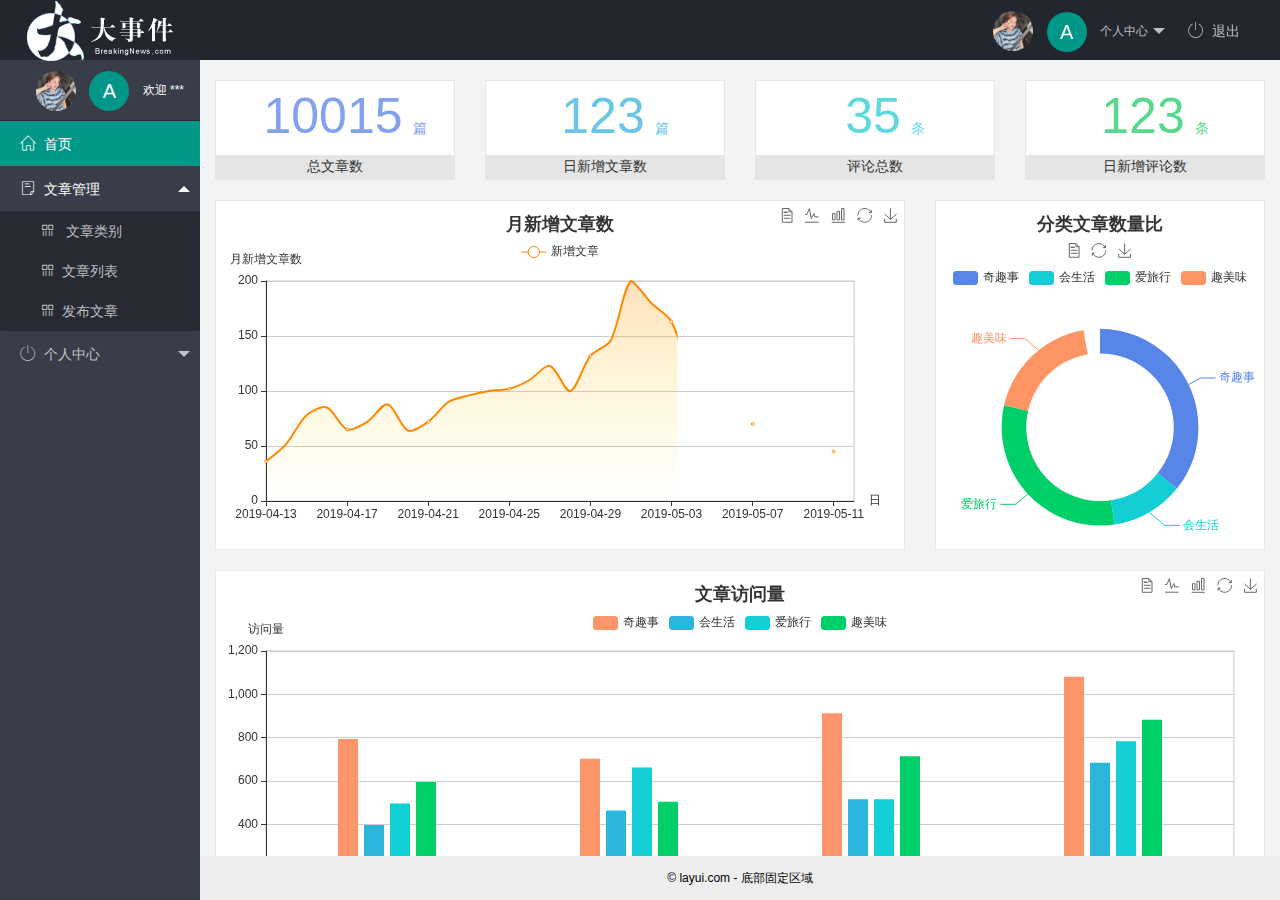
<file: index.html>
<!DOCTYPE html>
<html lang="en">

<head>
    <meta charset="UTF-8">
    <meta name="viewport" content="width=device-width, initial-scale=1.0">
    <title>后台主页</title>
    <link rel="stylesheet" href="/assets/lib/layui/css/layui.css">
    <link rel="stylesheet" href="/assets/fonts/iconfont.css">
    <link rel="stylesheet" href="/assets/css/index.css">
</head>

<body class="layui-layout-body">
    <div class="layui-layout layui-layout-admin">
        <div class="layui-header">
            <div class="layui-logo">
                <img src="/assets/images/logo.png" alt="">
            </div>
            <!-- 头部区域（可配合layui已有的水平导航） -->
            <ul class="layui-nav layui-layout-right">
                <li class="layui-nav-item">
                    <a href="javascript:;" class="userinfo">
                        <img src="/assets/images/user.jpg" class="layui-nav-img">
                        <span class="text-avatar">A</span> 个人中心
                    </a>
                    <dl class="layui-nav-child">
                        <dd><a href="/user/user_info.html">基本资料</a></dd>
                        <dd><a href="/user/user_avatar.html">更换头像</a></dd>
                        <dd><a href="/user/user_pwd.html">重置密码</a></dd>
                    </dl>
                </li>
                <li class="layui-nav-item">
                    <a href="javascript:;" id="btnlogout">
                        <span class="iconfont icon-tuichu"></span>退出
                    </a>
                </li>
            </ul>
        </div>

        <div class="layui-side layui-bg-black">
            <div class="layui-side-scroll">
                <div class="userinfo">
                    <img src="/assets/images/user.jpg" class="layui-nav-img">
                    <span class="text-avatar">A</span>
                    <span class="welcome">欢迎 ***</span>
                </div>
                <!-- 左侧导航区域（可配合layui已有的垂直导航） -->
                <ul class="layui-nav layui-nav-tree" lay-shrink='all'>
                    <li class="layui-nav-item layui-this">
                        <a href="/home/dashboard.html" target="fm">
                            <span class="iconfont icon-home"></span>首页
                        </a>
                    </li>
                    <li class="layui-nav-item layui-nav-itemed">
                        <a class="" href="javascript:;"> <span class="iconfont icon-16"></span>文章管理 </a>
                        <dl class="layui-nav-child">
                            <dd>
                                <a href="javascript:;"> <i class="layui-icon layui-icon-cols"></i> 文章类别 </a>
                            </dd>
                            <dd>
                                <a href="javascript:;"> <i class="layui-icon layui-icon-cols"></i>文章列表 </a>
                            </dd>
                            <dd>
                                <a href="javascript:;"> <i class="layui-icon layui-icon-cols"></i>发布文章 </a>
                            </dd>
                        </dl>
                    </li>
                    <li class="layui-nav-item">
                        <a href="javascript:;">
                            <span class="iconfont icon-tuichu"></span>个人中心
                        </a>
                        <dl class="layui-nav-child">
                            <dd>
                                <a href="/user/user_info.html" target="fm"> <i class="layui-icon layui-icon-cols"></i>基本资料 </a>
                            </dd>
                            <dd>
                                <a href="/user/user_avatar.html" target='fm'> <i class="layui-icon layui-icon-cols"></i>更换头像 </a>
                            </dd>
                            <dd>
                                <a href="/user/user_pwd.html" target="fm"> <i class="layui-icon layui-icon-cols"></i>重置密码 </a>
                            </dd>
                        </dl>
                    </li>
                </ul>
            </div>
        </div>

        <div class="layui-body">
            <!-- 内容主体区域 -->
            <iframe name='fm' src="/home/dashboard.html" frameborder="0"></iframe>
        </div>

        <div class="layui-footer">
            <!-- 底部固定区域 -->
            © layui.com - 底部固定区域
        </div>
    </div>

</body>
<!-- 引入layui插件模板所需js -->
<script src="/assets/lib/layui/layui.all.js"></script>
<!-- 引入jquery文件 -->
<script src="/assets/lib/jquery.js"></script>
<!-- 引入base.js这样不用写根路径 -->
<script src="/assets/js/baseAPI.js"></script>
<!-- 引入首页own js -->
<script src="/assets/js/index.js"></script>

</html>
</file>
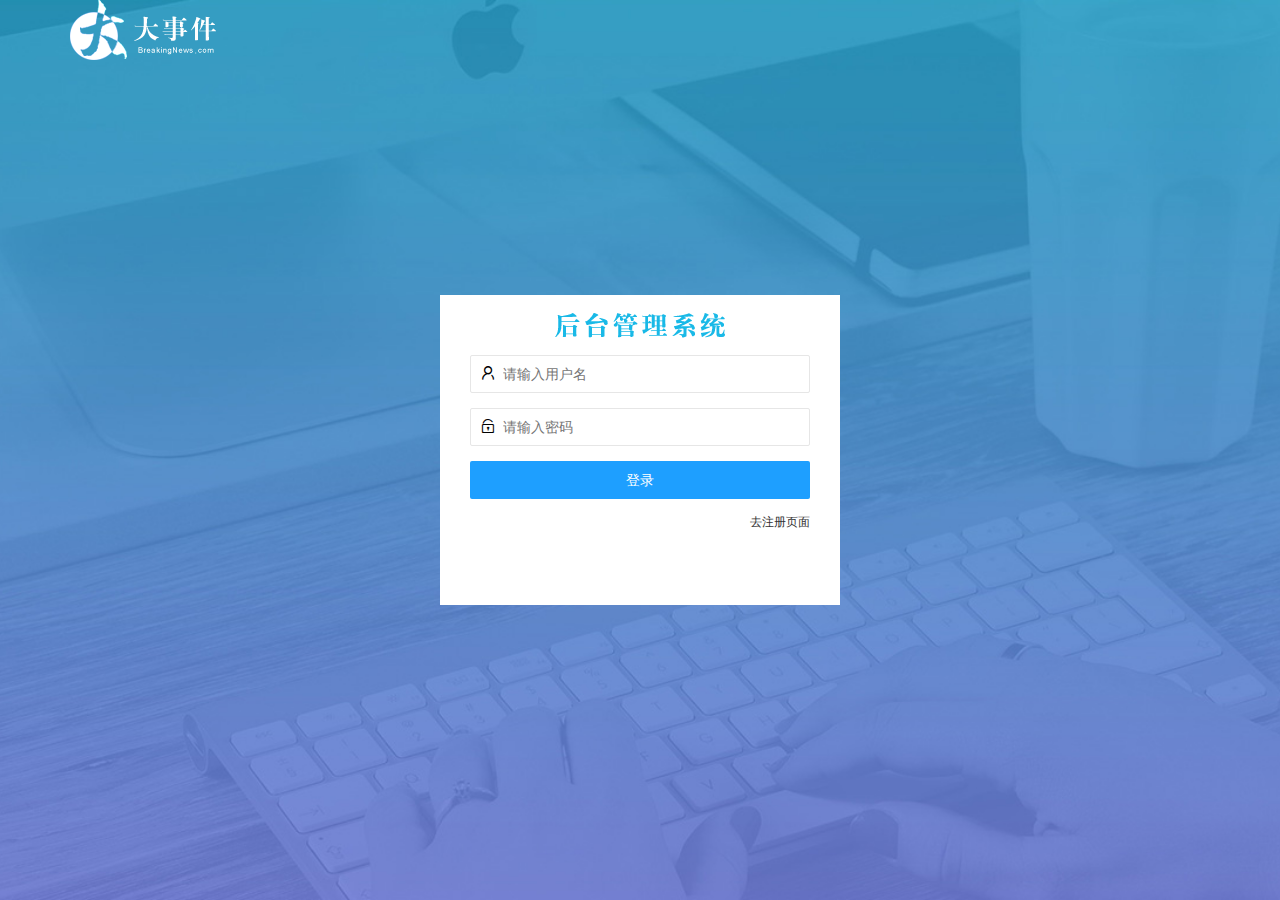
<file: login.html>
<!DOCTYPE html>
<html lang="en">

<head>
    <meta charset="UTF-8">
    <meta name="viewport" content="width=device-width, initial-scale=1.0">
    <title>大事件登录/注册</title>
    <!-- 引入layui样式 -->
    <link rel="stylesheet" href="/assets/lib/layui/css/layui.css">
    <!-- 引入自己的样式 -->
    <link rel="stylesheet" href="/assets/css/login.css" />

</head>

<body>
    <!-- 头部logo -->
    <div class="layui-main">
        <img src="/assets/images/logo.png" alt="">
    </div>
    <!-- 注册登录页面 -->
    <div class="loginAndRegBox">
        <div class="title-box"></div>
        <!-- 登录页面结构 -->
        <div class="login-box">
            <!-- 登陆的表单 -->
            <form class="layui-form" id="form_login">
                <div class="layui-form-item">
                    <i class="layui-icon layui-icon-username"></i>
                    <!-- 用户名 -->
                    <input type="text" name="username" required lay-verify="required" placeholder="请输入用户名" autocomplete="off" class="layui-input">
                </div>
                <!-- 密码 -->
                <div class="layui-form-item">
                    <i class="layui-icon layui-icon-password"></i>
                    <input type="password" name="password" required lay-verify="required|pwd" placeholder="请输入密码" autocomplete="off" class="layui-input">
                </div>
                <!-- 登录按钮 -->
                <div class="layui-form-item">
                    <!-- layui-btn-fluid是让按钮框宽度100%
                    layui-btn-normal是让按钮蓝色显示 -->
                    <button class="layui-btn layui-btn-fluid layui-btn-normal" lay-submit>登录</button>
                </div>
                <!-- 去注册页面链接 -->
                <div class="layui-form-item links">
                    <a href="javascrip:;" id="link_reg">去注册页面</a>
                </div>
            </form>
        </div>
        <!-- 注册页面结构 -->
        <div class="reg-box" style="display: none;">
            <form class="layui-form" id="form_reg">
                <div class="layui-form-item">
                    <i class="layui-icon layui-icon-username"></i>
                    <!-- 用户名 -->
                    <input type="text" name="username" required lay-verify="required" placeholder="请输入用户名" autocomplete="off" class="layui-input">
                </div>
                <!-- 密码 -->
                <div class="layui-form-item">
                    <i class="layui-icon layui-icon-password"></i>
                    <input type="password" name="password" required lay-verify="required|pwd" placeholder="请输入密码" autocomplete="off" class="layui-input">
                </div>
                <!-- 再次确认密码 -->
                <div class="layui-form-item">
                    <i class="layui-icon layui-icon-password"></i>
                    <input type="password" name="password" required lay-verify="required|pwd|repwd" placeholder="再次确认密码" autocomplete="off" class="layui-input">
                </div>
                <!-- 登录按钮 -->
                <div class="layui-form-item">
                    <!-- layui-btn-fluid是让按钮框宽度100%
                layui-btn-normal是让按钮蓝色显示 -->
                    <button class="layui-btn layui-btn-fluid layui-btn-normal" lay-submit>登录</button>
                </div>
                <!-- 去注册页面链接 -->
                <div class="layui-form-item links">
                    <a href="javascrip:;" id="link_login">去登录页面</a>
                </div>
            </form>
        </div>
    </div>

</body>

<!-- 实现登录表单的验证 -->
<script src="/assets/lib/layui/layui.all.js"></script>

<script src="/assets/lib/jquery.js"></script>
<script src="/assets/js/baseAPI.js"></script>
<script src="/assets/js/login.js"></script>

</html>
</file>
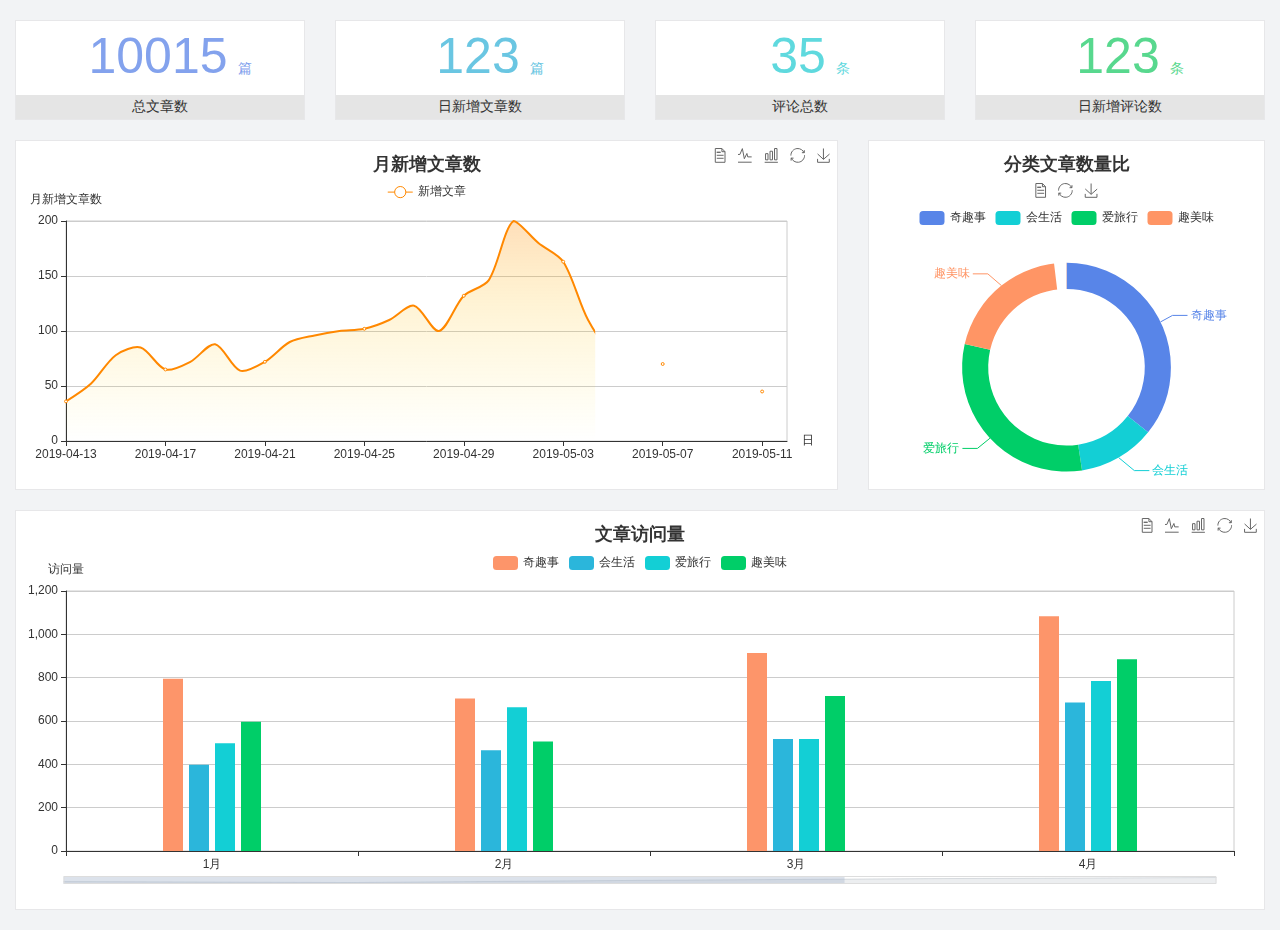
<file: home/dashboard.html>
<!DOCTYPE html>
<html lang="en">

<head>
  <meta charset="UTF-8">
  <meta name="viewport" content="width=device-width, initial-scale=1.0">
  <meta http-equiv="X-UA-Compatible" content="ie=edge">
  <title>图表统计</title>
  <link rel="stylesheet" href="../../assets/lib/bootstrap.css" />
  <link rel="stylesheet" href="../../assets/lib/main.css" />
  <script src="../../assets/lib/jquery.js"></script>
  <script type="text/javascript" src="../../assets/lib/echarts.min.js"></script>
</head>

<body>
  <div class="container-fluid">
    <div class="row spannel_list">
      <div class="col-sm-3 col-xs-6">
        <div class="spannel">
          <em>10015</em><span>篇</span>
          <b>总文章数</b>
        </div>
      </div>
      <div class="col-sm-3 col-xs-6">
        <div class="spannel scolor01">
          <em>123</em><span>篇</span>
          <b>日新增文章数</b>
        </div>
      </div>
      <div class="col-sm-3 col-xs-6">
        <div class="spannel scolor02">
          <em>35</em><span>条</span>
          <b>评论总数</b>
        </div>
      </div>
      <div class="col-sm-3 col-xs-6">
        <div class="spannel scolor03">
          <em>123</em><span>条</span>
          <b>日新增评论数</b>
        </div>
      </div>
    </div>
  </div>

  <div class="container-fluid">
    <div class="row curve-pie">
      <div class="col-lg-8 col-md-8">
        <div class="gragh_pannel" id="curve_show"></div>
      </div>
      <div class="col-lg-4 col-md-4">
        <div class="gragh_pannel" id="pie_show"></div>
      </div>
    </div>
  </div>

  <div class="container-fluid">
    <div class="column_pannel" id="column_show"></div>
  </div>

  <script>
    var oChart = echarts.init(document.getElementById('curve_show'));
    var aList_all = [
      { 'count': 36, 'date': '2019-04-13' },
      { 'count': 52, 'date': '2019-04-14' },
      { 'count': 78, 'date': '2019-04-15' },
      { 'count': 85, 'date': '2019-04-16' },
      { 'count': 65, 'date': '2019-04-17' },
      { 'count': 72, 'date': '2019-04-18' },
      { 'count': 88, 'date': '2019-04-19' },
      { 'count': 64, 'date': '2019-04-20' },
      { 'count': 72, 'date': '2019-04-21' },
      { 'count': 90, 'date': '2019-04-22' },
      { 'count': 96, 'date': '2019-04-23' },
      { 'count': 100, 'date': '2019-04-24' },
      { 'count': 102, 'date': '2019-04-25' },
      { 'count': 110, 'date': '2019-04-26' },
      { 'count': 123, 'date': '2019-04-27' },
      { 'count': 100, 'date': '2019-04-28' },
      { 'count': 132, 'date': '2019-04-29' },
      { 'count': 146, 'date': '2019-04-30' },
      { 'count': 200, 'date': '2019-05-01' },
      { 'count': 180, 'date': '2019-05-02' },
      { 'count': 163, 'date': '2019-05-03' },
      { 'count': 110, 'date': '2019-05-04' },
      { 'count': 80, 'date': '2019-05-05' },
      { 'count': 82, 'date': '2019-05-06' },
      { 'count': 70, 'date': '2019-05-07' },
      { 'count': 65, 'date': '2019-05-08' },
      { 'count': 54, 'date': '2019-05-09' },
      { 'count': 40, 'date': '2019-05-10' },
      { 'count': 45, 'date': '2019-05-11' },
      { 'count': 38, 'date': '2019-05-12' },
    ];

    let aCount = [];
    let aDate = [];

    for (var i = 0; i < aList_all.length; i++) {
      aCount.push(aList_all[i].count);
      aDate.push(aList_all[i].date);
    }

    var chartopt = {
      title: {
        text: '月新增文章数',
        left: 'center',
        top: '10'
      },
      tooltip: {
        trigger: 'axis'
      },
      legend: {
        data: ['新增文章'],
        top: '40'
      },
      toolbox: {
        show: true,
        feature: {
          mark: { show: true },
          dataView: { show: true, readOnly: false },
          magicType: { show: true, type: ['line', 'bar'] },
          restore: { show: true },
          saveAsImage: { show: true }
        }
      },
      calculable: true,
      xAxis: [
        {
          name: '日',
          type: 'category',
          boundaryGap: false,
          data: aDate
        }
      ],
      yAxis: [
        {
          name: '月新增文章数',
          type: 'value'
        }
      ],
      series: [
        {
          name: '新增文章',
          type: 'line',
          smooth: true,
          itemStyle: { normal: { areaStyle: { type: 'default' }, color: '#f80' }, lineStyle: { color: '#f80' } },
          data: aCount
        }],
      areaStyle: {
        normal: {
          color: new echarts.graphic.LinearGradient(0, 0, 0, 1, [{
            offset: 0,
            color: 'rgba(255,136,0,0.39)'
          }, {
            offset: .34,
            color: 'rgba(255,180,0,0.25)'
          }, {
            offset: 1,
            color: 'rgba(255,222,0,0.00)'
          }])

        }
      },
      grid: {
        show: true,
        x: 50,
        x2: 50,
        y: 80,
        height: 220
      }
    };

    oChart.setOption(chartopt);


    var oPie = echarts.init(document.getElementById('pie_show'));
    var oPieopt =
    {
      title: {
        top: 10,
        text: '分类文章数量比',
        x: 'center'
      },
      tooltip: {
        trigger: 'item',
        formatter: "{a} <br/>{b} : {c} ({d}%)"
      },
      color: ['#5885e8', '#13cfd5', '#00ce68', '#ff9565'],
      legend: {
        x: 'center',
        top: 65,
        data: ['奇趣事', '会生活', '爱旅行', '趣美味']
      },
      toolbox: {
        show: true,
        x: 'center',
        top: 35,
        feature: {
          mark: { show: true },
          dataView: { show: true, readOnly: false },
          magicType: {
            show: true,
            type: ['pie', 'funnel'],
            option: {
              funnel: {
                x: '25%',
                width: '50%',
                funnelAlign: 'left',
                max: 1548
              }
            }
          },
          restore: { show: true },
          saveAsImage: { show: true }
        }
      },
      calculable: true,
      series: [
        {
          name: '访问来源',
          type: 'pie',
          radius: ['45%', '60%'],
          center: ['50%', '65%'],
          data: [
            { value: 300, name: '奇趣事' },
            { value: 100, name: '会生活' },
            { value: 260, name: '爱旅行' },
            { value: 180, name: '趣美味' }
          ]
        }
      ]
    };
    oPie.setOption(oPieopt);



    var oColumn = this.echarts.init(document.getElementById('column_show'));
    var oColumnopt =
    {
      title: {
        text: '文章访问量',
        left: 'center',
        top: '10'
      },
      tooltip: {
        trigger: 'axis'
      },
      legend: {
        data: ['奇趣事', '会生活', '爱旅行', '趣美味'],
        top: '40'
      },
      toolbox: {
        show: true,
        feature: {
          mark: { show: true },
          dataView: { show: true, readOnly: false },
          magicType: { show: true, type: ['line', 'bar'] },
          restore: { show: true },
          saveAsImage: { show: true }
        }
      },
      calculable: true,
      xAxis: [
        {
          type: 'category',
          data: ['1月', '2月', '3月', '4月', '5月']
        }
      ],
      yAxis: [
        {
          name: '访问量',
          type: 'value'
        }
      ],
      series: [
        {
          name: '奇趣事',
          type: 'bar',
          barWidth: 20,
          itemStyle: {
            normal: { areaStyle: { type: 'default' }, color: '#fd956a' }
          },
          data: [800, 708, 920, 1090, 1200]
        },
        {
          name: '会生活',
          type: 'bar',
          barWidth: 20,
          itemStyle: {
            normal: { areaStyle: { type: 'default' }, color: '#2bb6db' }
          },
          data: [400, 468, 520, 690, 800]
        },
        {
          name: '爱旅行',
          type: 'bar',
          barWidth: 20,
          itemStyle: {
            normal: { areaStyle: { type: 'default' }, color: '#13cfd5' }
          },
          data: [500, 668, 520, 790, 900]
        },
        {
          name: '趣美味',
          type: 'bar',
          barWidth: 20,
          itemStyle: {
            normal: { areaStyle: { type: 'default' }, color: '#00ce68' }
          },
          data: [600, 508, 720, 890, 1000]
        }
      ],
      grid: {
        show: true,
        x: 50,
        x2: 30,
        y: 80,
        height: 260
      },
      dataZoom: [//给x轴设置滚动条
        {
          start: 0,//默认为0
          end: 100 - 1000 / 31,//默认为100
          type: 'slider',
          show: true,
          xAxisIndex: [0],
          handleSize: 0,//滑动条的 左右2个滑动条的大小
          height: 8,//组件高度
          left: 45, //左边的距离
          right: 50,//右边的距离
          bottom: 26,//右边的距离
          handleColor: '#ddd',//h滑动图标的颜色
          handleStyle: {
            borderColor: "#cacaca",
            borderWidth: "1",
            shadowBlur: 2,
            background: "#ddd",
            shadowColor: "#ddd",
          }
        }]
    };
    oColumn.setOption(oColumnopt);
  </script>
</body>

</html>
</file>
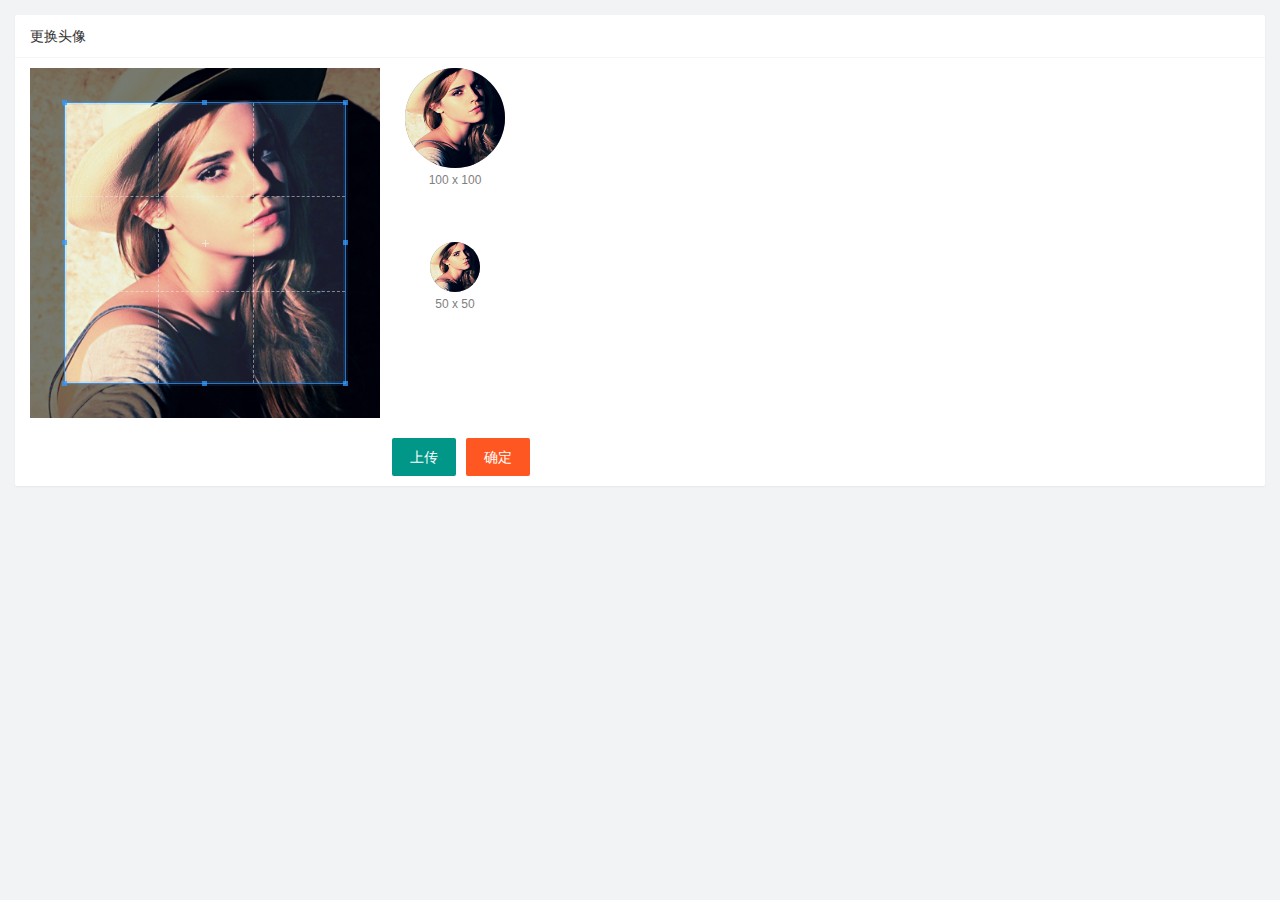
<file: user/user_avatar.html>
<!DOCTYPE html>
<html lang="en">

<head>
    <meta charset="UTF-8">
    <meta name="viewport" content="width=device-width, initial-scale=1.0">
    <title>Document</title>
    <link rel="stylesheet" href="/assets/lib/cropper/cropper.css" />
    <link rel="stylesheet" href="/assets/lib/layui/css/layui.css">
    <link rel="stylesheet" href="/home/user/user_avatar.css">
</head>

<body>
    <!-- 卡片区域 -->
    <div class="layui-card">
        <div class="layui-card-header">更换头像</div>
        <div class="layui-card-body">
            <!-- 第一行的图片裁剪和预览区域 -->
            <div class="row1">
                <!-- 图片裁剪区域 -->
                <div class="cropper-box">
                    <!-- 这个 img 标签很重要，将来会把它初始化为裁剪区域 -->
                    <img id="image" src="/assets/images/sample.jpg" />
                </div>
                <!-- 图片的预览区域 -->
                <div class="preview-box">
                    <div>
                        <!-- 宽高为 100px 的预览区域 -->
                        <div class="img-preview w100"></div>
                        <p class="size">100 x 100</p>
                    </div>
                    <div>
                        <!-- 宽高为 50px 的预览区域 -->
                        <div class="img-preview w50"></div>
                        <p class="size">50 x 50</p>
                    </div>
                </div>
            </div>

            <!-- 第二行的按钮区域 -->
            <div class="row2">
                <!-- 通过accept的属性来选择文件属性 -->
                <input type="file" id="file" accept="image/png,image/jpeg" />
                <button type="button" class="layui-btn" id="btnChooseImage">上传</button>
                <button type="button" class="layui-btn layui-btn-danger" id="btnUpload">确定</button>
            </div>
        </div>
    </div>

</body>
<script src="/assets/lib/layui/layui.all.js"></script>
<script src="/assets/lib/jquery.js"></script>
<script src="/assets/lib/cropper/Cropper.js"></script>
<script src="/assets/lib/cropper/jquery-cropper.js"></script>
<script src="/assets/js/baseAPI.js"></script>
<script src="/assets/js/user/user_avatar.js"></script>

</html>
</file>
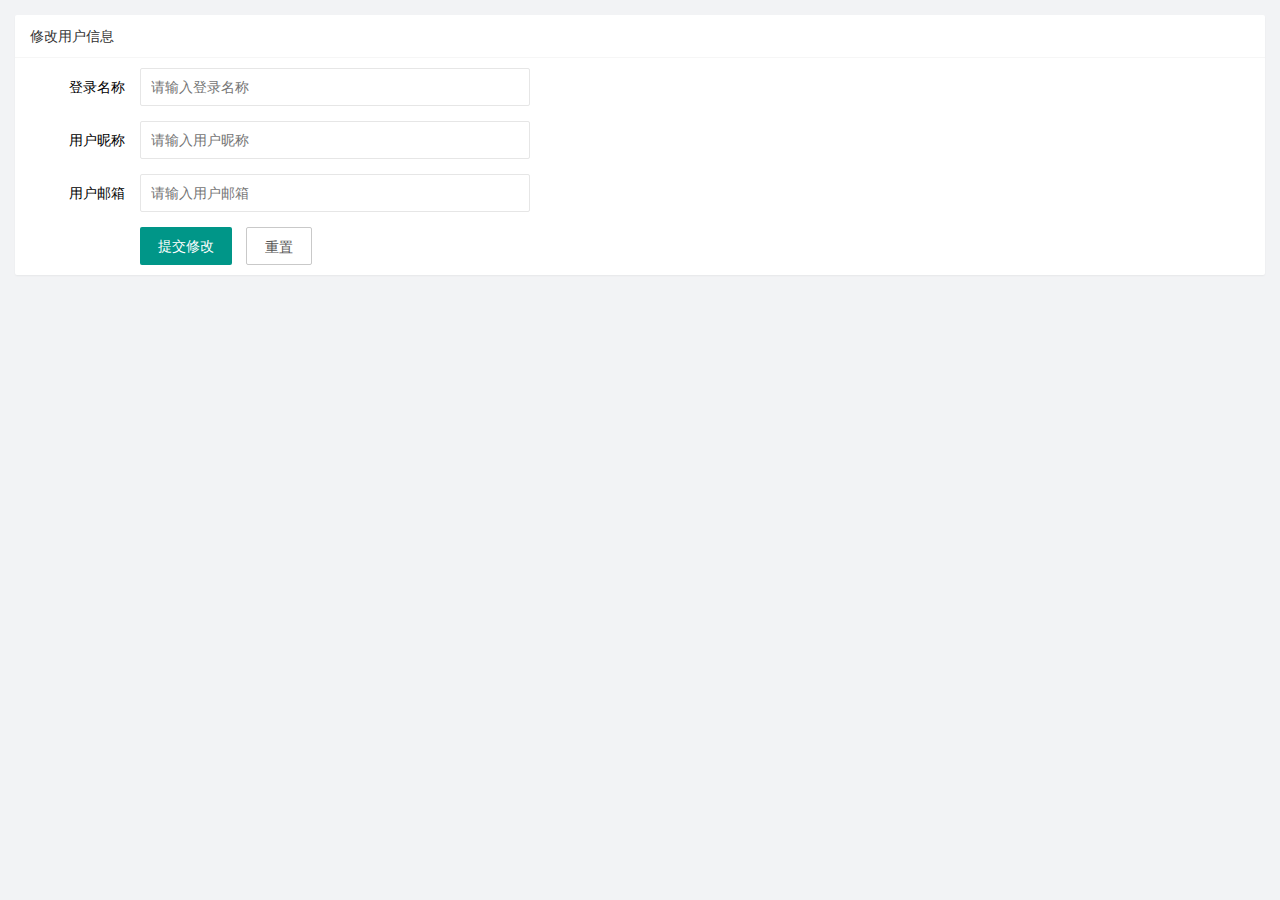
<file: user/user_info.html>
<!DOCTYPE html>
<html lang="en">

<head>
    <meta charset="UTF-8">
    <meta name="viewport" content="width=device-width, initial-scale=1.0">
    <title>Document</title>
</head>
<!-- 引入layui的样式文件 -->
<link rel="stylesheet" href="/assets/lib/layui/css/layui.css">
<!-- 引入个人的css样式 user_info -->
<link rel="stylesheet" href="/home/user/user_info.css" />

<body>
    <div class="layui-card">
        <div class="layui-card-header">修改用户信息</div>
        <div class="layui-card-body">
            <!-- form表单区域 -->
            <form class="layui-form" lay-filter='formUserInfo'>
                <!-- 这是隐藏域 -->
                <input type="hidden" name="id" value="">
                <div class="layui-form-item">
                    <label class="layui-form-label">登录名称</label>
                    <div class="layui-input-block">
                        <input type="text" name="username" required lay-verify="required" placeholder="请输入登录名称" autocomplete="off" class="layui-input" readonly/>
                    </div>
                </div>
                <div class="layui-form-item">
                    <label class="layui-form-label">用户昵称</label>
                    <div class="layui-input-block">
                        <input type="text" name="nickname" required lay-verify="required|nickname" placeholder="请输入用户昵称" autocomplete="off" class="layui-input">
                    </div>
                </div>
                <div class="layui-form-item">
                    <label class="layui-form-label">用户邮箱</label>
                    <div class="layui-input-block">
                        <input type="text" name="email" required lay-verify="required|email" placeholder="请输入用户邮箱" autocomplete="off" class="layui-input">
                    </div>
                </div>
                <div class="layui-input-block">
                    <button class="layui-btn" lay-submit lay-filter="formDemo">提交修改</button>
                    <button type="reset" class="layui-btn layui-btn-primary" id="btnReset">重置</button>
                </div>

            </form>
        </div>
    </div>
</body>
<!-- 导入layui的js -->
<script src="/assets/lib/layui/layui.all.js"></script>
<!-- 导入jQuery的js -->
<script src="/assets/lib/jquery.js"></script>
<script src="/assets/js/baseAPI.js"></script>
<!-- 导入自己的js -->
<script src="/assets/js/user/user_info.js"></script>

</html>
</file>
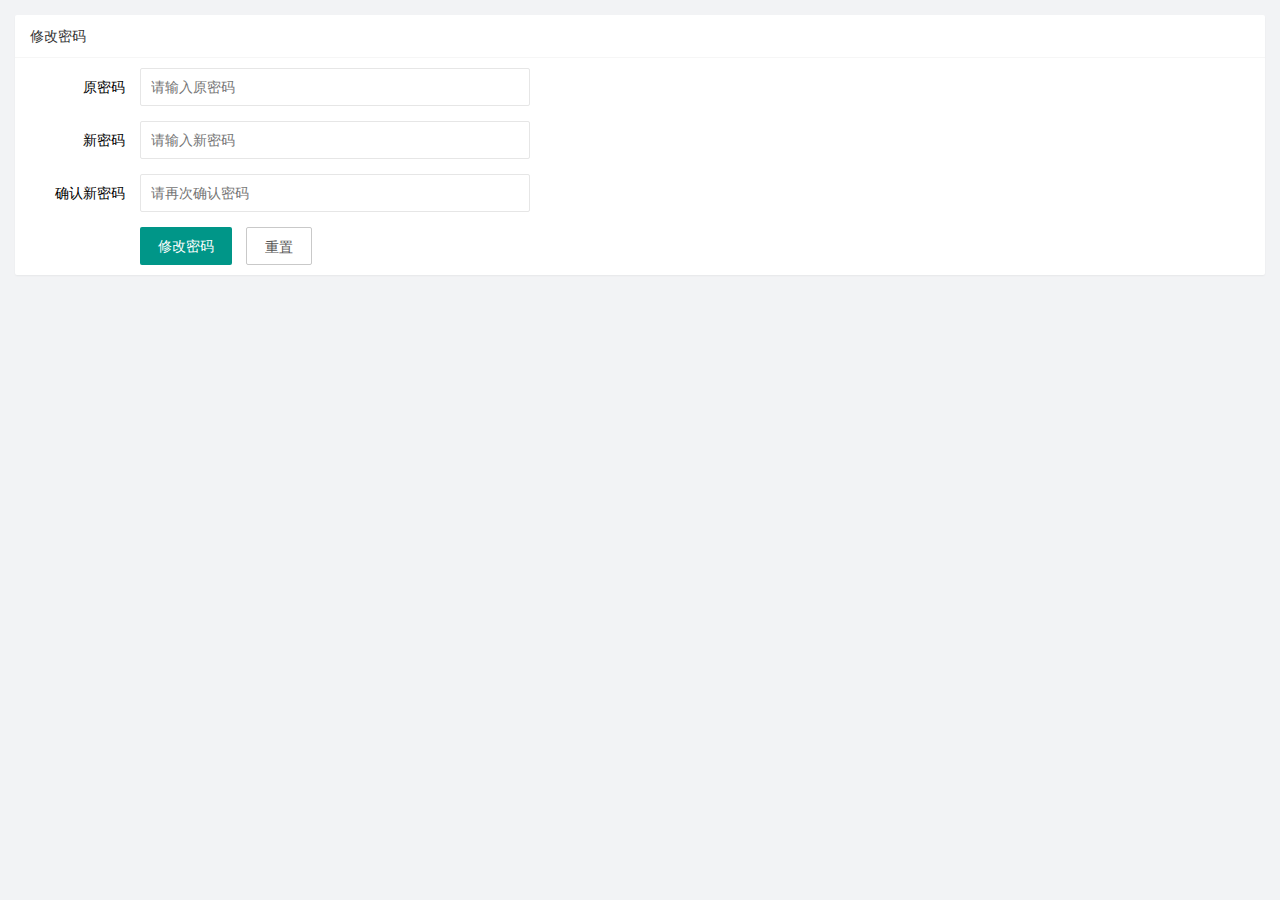
<file: user/user_pwd.html>
<!DOCTYPE html>
<html lang="en">

<head>
    <meta charset="UTF-8">
    <meta name="viewport" content="width=device-width, initial-scale=1.0">
    <title>Document</title>
    <link rel="stylesheet" href="/assets/lib/layui/css/layui.css">
    <link rel="stylesheet" href="/home/user/user_pwd.css">
</head>

<body>
    <div class="layui-card">
        <div class="layui-card-header">修改密码</div>
        <div class="layui-card-body">
            <!-- form表单区域 -->
            <form class="layui-form">
                <div class="layui-form-item">
                    <label class="layui-form-label">原密码</label>
                    <div class="layui-input-block">
                        <input type="password" name="oldPwd" required lay-verify="required|pwd" placeholder="请输入原密码" autocomplete="off" class="layui-input" />
                    </div>
                </div>
                <div class="layui-form-item">
                    <label class="layui-form-label">新密码</label>
                    <div class="layui-input-block">
                        <input type="password" name="newPwd" required lay-verify="required|pwd|samePwd" placeholder="请输入新密码" autocomplete="off" class="layui-input">
                    </div>
                </div>
                <div class="layui-form-item">
                    <label class="layui-form-label">确认新密码</label>
                    <div class="layui-input-block">
                        <input type="password" name="rePwd" required lay-verify="required|pwd|rePwd" placeholder="请再次确认密码" autocomplete="off" class="layui-input">
                    </div>
                </div>
                <div class="layui-input-block">
                    <button class="layui-btn" lay-submit lay-filter="formDemo">修改密码</button>
                    <button type="reset" class="layui-btn layui-btn-primary">重置</button>
                </div>

            </form>
        </div>
    </div>
</body>
<script src="/assets/lib/layui/layui.all.js"></script>
<script src="/assets/lib/jquery.js"></script>
<script src="/assets/js/baseAPI.js"></script>
<script src="/assets/js/user/user_pwd.js"></script>

</html>
</file>
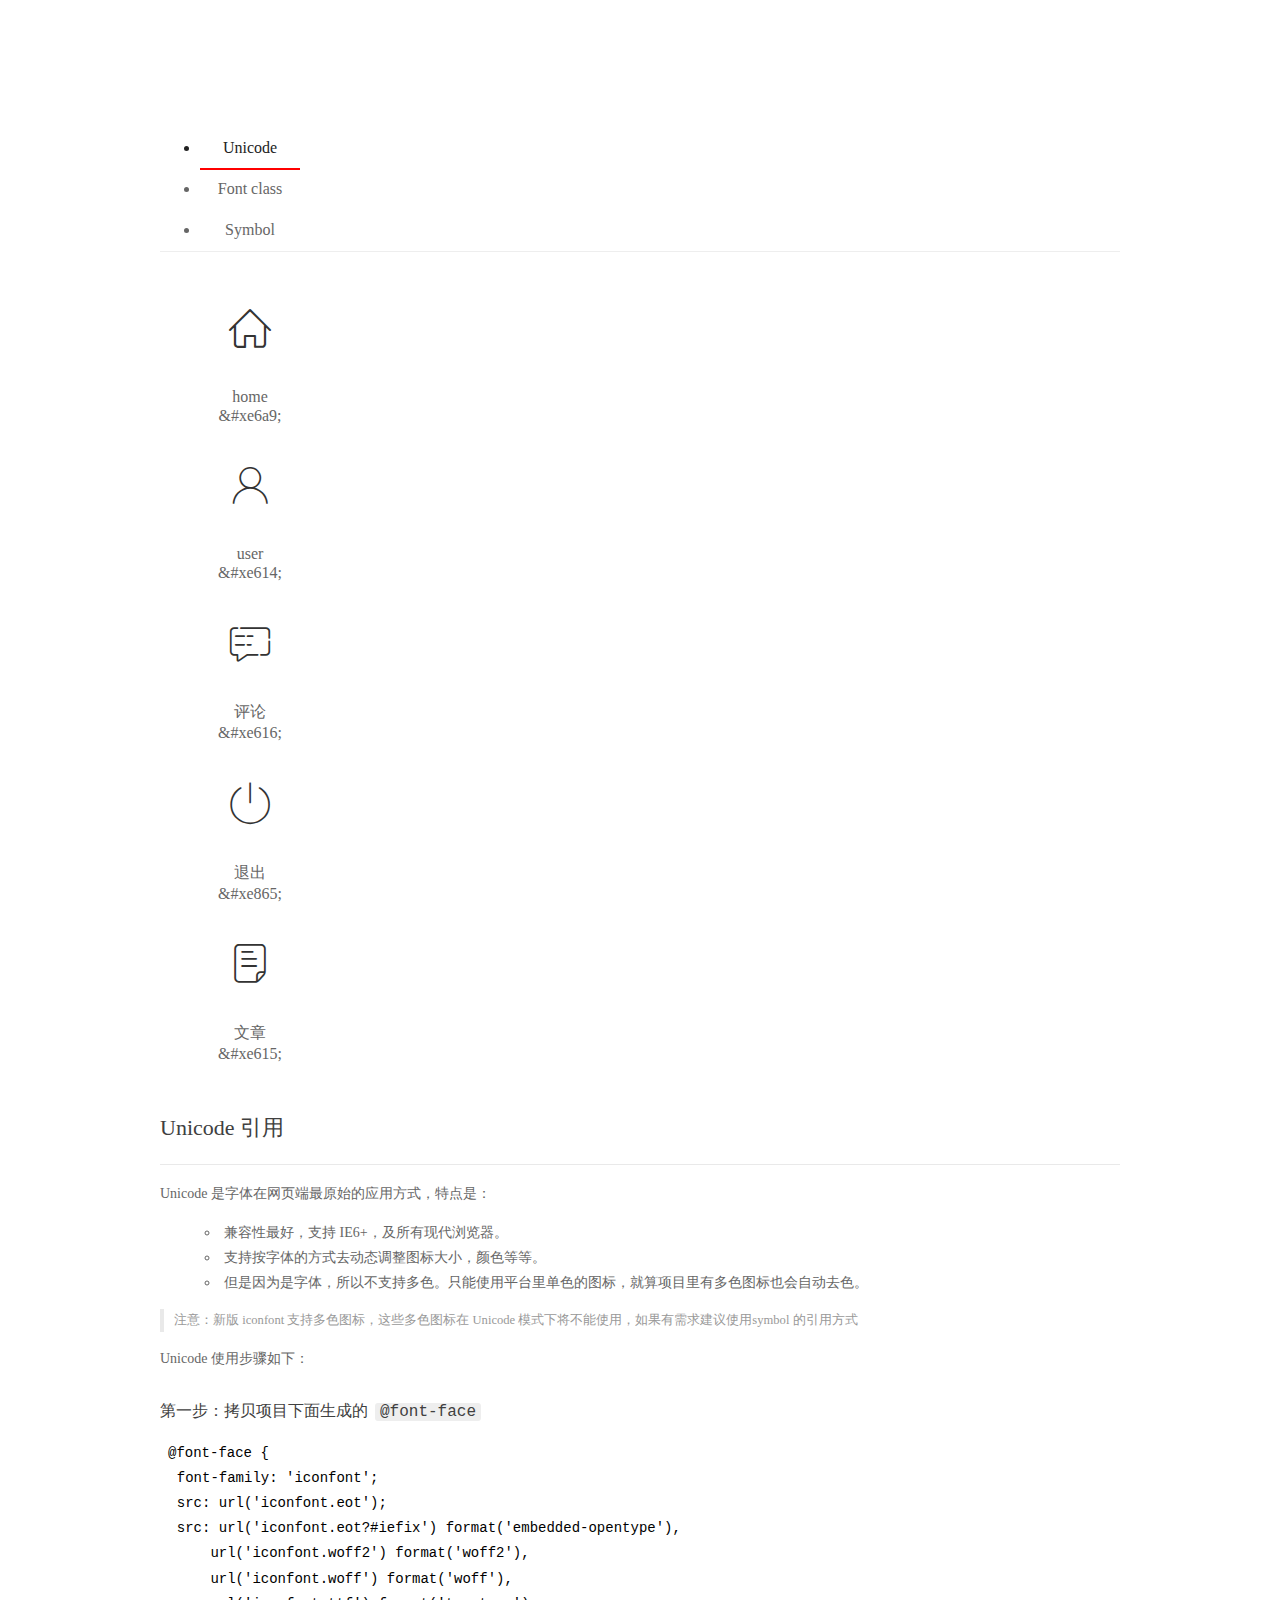
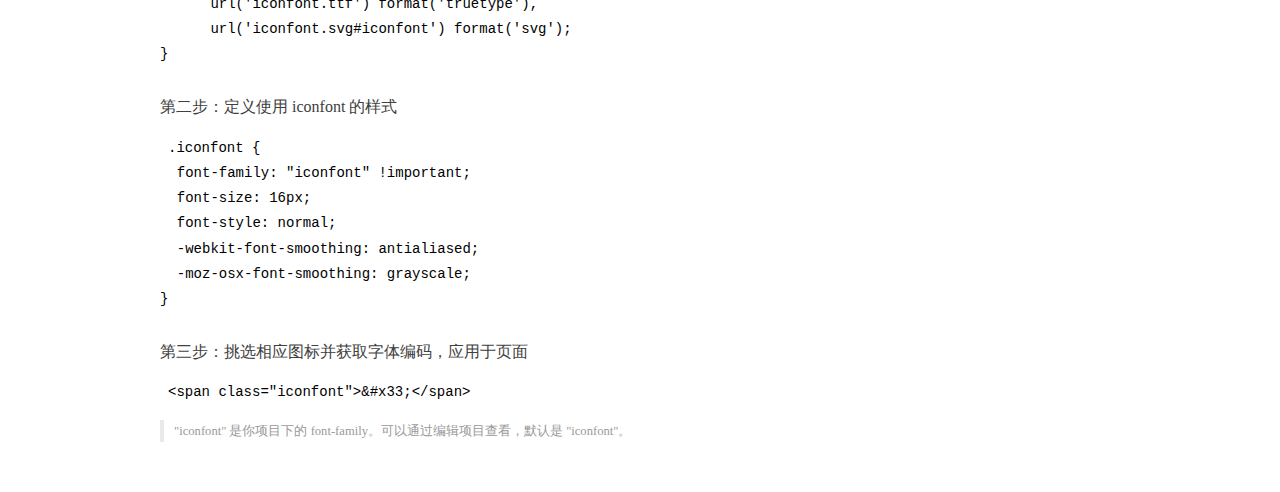
<file: assets/fonts/demo_index.html>
<!DOCTYPE html>
<html>
<head>
  <meta charset="utf-8"/>
  <title>IconFont Demo</title>
  <link rel="shortcut icon" href="https://gtms04.alicdn.com/tps/i4/TB1_oz6GVXXXXaFXpXXJDFnIXXX-64-64.ico" type="image/x-icon"/>
  <link rel="stylesheet" href="https://g.alicdn.com/thx/cube/1.3.2/cube.min.css">
  <link rel="stylesheet" href="demo.css">
  <link rel="stylesheet" href="iconfont.css">
  <script src="iconfont.js"></script>
  <!-- jQuery -->
  <script src="https://a1.alicdn.com/oss/uploads/2018/12/26/7bfddb60-08e8-11e9-9b04-53e73bb6408b.js"></script>
  <!-- 代码高亮 -->
  <script src="https://a1.alicdn.com/oss/uploads/2018/12/26/a3f714d0-08e6-11e9-8a15-ebf944d7534c.js"></script>
</head>
<body>
  <div class="main">
    <h1 class="logo"><a href="https://www.iconfont.cn/" title="iconfont 首页" target="_blank">&#xe86b;</a></h1>
    <div class="nav-tabs">
      <ul id="tabs" class="dib-box">
        <li class="dib active"><span>Unicode</span></li>
        <li class="dib"><span>Font class</span></li>
        <li class="dib"><span>Symbol</span></li>
      </ul>
      
    </div>
    <div class="tab-container">
      <div class="content unicode" style="display: block;">
          <ul class="icon_lists dib-box">
          
            <li class="dib">
              <span class="icon iconfont">&#xe6a9;</span>
                <div class="name">home</div>
                <div class="code-name">&amp;#xe6a9;</div>
              </li>
          
            <li class="dib">
              <span class="icon iconfont">&#xe614;</span>
                <div class="name">user</div>
                <div class="code-name">&amp;#xe614;</div>
              </li>
          
            <li class="dib">
              <span class="icon iconfont">&#xe616;</span>
                <div class="name">评论</div>
                <div class="code-name">&amp;#xe616;</div>
              </li>
          
            <li class="dib">
              <span class="icon iconfont">&#xe865;</span>
                <div class="name">退出</div>
                <div class="code-name">&amp;#xe865;</div>
              </li>
          
            <li class="dib">
              <span class="icon iconfont">&#xe615;</span>
                <div class="name">文章</div>
                <div class="code-name">&amp;#xe615;</div>
              </li>
          
          </ul>
          <div class="article markdown">
          <h2 id="unicode-">Unicode 引用</h2>
          <hr>

          <p>Unicode 是字体在网页端最原始的应用方式，特点是：</p>
          <ul>
            <li>兼容性最好，支持 IE6+，及所有现代浏览器。</li>
            <li>支持按字体的方式去动态调整图标大小，颜色等等。</li>
            <li>但是因为是字体，所以不支持多色。只能使用平台里单色的图标，就算项目里有多色图标也会自动去色。</li>
          </ul>
          <blockquote>
            <p>注意：新版 iconfont 支持多色图标，这些多色图标在 Unicode 模式下将不能使用，如果有需求建议使用symbol 的引用方式</p>
          </blockquote>
          <p>Unicode 使用步骤如下：</p>
          <h3 id="-font-face">第一步：拷贝项目下面生成的 <code>@font-face</code></h3>
<pre><code class="language-css"
>@font-face {
  font-family: 'iconfont';
  src: url('iconfont.eot');
  src: url('iconfont.eot?#iefix') format('embedded-opentype'),
      url('iconfont.woff2') format('woff2'),
      url('iconfont.woff') format('woff'),
      url('iconfont.ttf') format('truetype'),
      url('iconfont.svg#iconfont') format('svg');
}
</code></pre>
          <h3 id="-iconfont-">第二步：定义使用 iconfont 的样式</h3>
<pre><code class="language-css"
>.iconfont {
  font-family: "iconfont" !important;
  font-size: 16px;
  font-style: normal;
  -webkit-font-smoothing: antialiased;
  -moz-osx-font-smoothing: grayscale;
}
</code></pre>
          <h3 id="-">第三步：挑选相应图标并获取字体编码，应用于页面</h3>
<pre>
<code class="language-html"
>&lt;span class="iconfont"&gt;&amp;#x33;&lt;/span&gt;
</code></pre>
          <blockquote>
            <p>"iconfont" 是你项目下的 font-family。可以通过编辑项目查看，默认是 "iconfont"。</p>
          </blockquote>
          </div>
      </div>
      <div class="content font-class">
        <ul class="icon_lists dib-box">
          
          <li class="dib">
            <span class="icon iconfont icon-home"></span>
            <div class="name">
              home
            </div>
            <div class="code-name">.icon-home
            </div>
          </li>
          
          <li class="dib">
            <span class="icon iconfont icon-user"></span>
            <div class="name">
              user
            </div>
            <div class="code-name">.icon-user
            </div>
          </li>
          
          <li class="dib">
            <span class="icon iconfont icon-pinglun"></span>
            <div class="name">
              评论
            </div>
            <div class="code-name">.icon-pinglun
            </div>
          </li>
          
          <li class="dib">
            <span class="icon iconfont icon-tuichu"></span>
            <div class="name">
              退出
            </div>
            <div class="code-name">.icon-tuichu
            </div>
          </li>
          
          <li class="dib">
            <span class="icon iconfont icon-16"></span>
            <div class="name">
              文章
            </div>
            <div class="code-name">.icon-16
            </div>
          </li>
          
        </ul>
        <div class="article markdown">
        <h2 id="font-class-">font-class 引用</h2>
        <hr>

        <p>font-class 是 Unicode 使用方式的一种变种，主要是解决 Unicode 书写不直观，语意不明确的问题。</p>
        <p>与 Unicode 使用方式相比，具有如下特点：</p>
        <ul>
          <li>兼容性良好，支持 IE8+，及所有现代浏览器。</li>
          <li>相比于 Unicode 语意明确，书写更直观。可以很容易分辨这个 icon 是什么。</li>
          <li>因为使用 class 来定义图标，所以当要替换图标时，只需要修改 class 里面的 Unicode 引用。</li>
          <li>不过因为本质上还是使用的字体，所以多色图标还是不支持的。</li>
        </ul>
        <p>使用步骤如下：</p>
        <h3 id="-fontclass-">第一步：引入项目下面生成的 fontclass 代码：</h3>
<pre><code class="language-html">&lt;link rel="stylesheet" href="./iconfont.css"&gt;
</code></pre>
        <h3 id="-">第二步：挑选相应图标并获取类名，应用于页面：</h3>
<pre><code class="language-html">&lt;span class="iconfont icon-xxx"&gt;&lt;/span&gt;
</code></pre>
        <blockquote>
          <p>"
            iconfont" 是你项目下的 font-family。可以通过编辑项目查看，默认是 "iconfont"。</p>
        </blockquote>
      </div>
      </div>
      <div class="content symbol">
          <ul class="icon_lists dib-box">
          
            <li class="dib">
                <svg class="icon svg-icon" aria-hidden="true">
                  <use xlink:href="#icon-home"></use>
                </svg>
                <div class="name">home</div>
                <div class="code-name">#icon-home</div>
            </li>
          
            <li class="dib">
                <svg class="icon svg-icon" aria-hidden="true">
                  <use xlink:href="#icon-user"></use>
                </svg>
                <div class="name">user</div>
                <div class="code-name">#icon-user</div>
            </li>
          
            <li class="dib">
                <svg class="icon svg-icon" aria-hidden="true">
                  <use xlink:href="#icon-pinglun"></use>
                </svg>
                <div class="name">评论</div>
                <div class="code-name">#icon-pinglun</div>
            </li>
          
            <li class="dib">
                <svg class="icon svg-icon" aria-hidden="true">
                  <use xlink:href="#icon-tuichu"></use>
                </svg>
                <div class="name">退出</div>
                <div class="code-name">#icon-tuichu</div>
            </li>
          
            <li class="dib">
                <svg class="icon svg-icon" aria-hidden="true">
                  <use xlink:href="#icon-16"></use>
                </svg>
                <div class="name">文章</div>
                <div class="code-name">#icon-16</div>
            </li>
          
          </ul>
          <div class="article markdown">
          <h2 id="symbol-">Symbol 引用</h2>
          <hr>

          <p>这是一种全新的使用方式，应该说这才是未来的主流，也是平台目前推荐的用法。相关介绍可以参考这篇<a href="">文章</a>
            这种用法其实是做了一个 SVG 的集合，与另外两种相比具有如下特点：</p>
          <ul>
            <li>支持多色图标了，不再受单色限制。</li>
            <li>通过一些技巧，支持像字体那样，通过 <code>font-size</code>, <code>color</code> 来调整样式。</li>
            <li>兼容性较差，支持 IE9+，及现代浏览器。</li>
            <li>浏览器渲染 SVG 的性能一般，还不如 png。</li>
          </ul>
          <p>使用步骤如下：</p>
          <h3 id="-symbol-">第一步：引入项目下面生成的 symbol 代码：</h3>
<pre><code class="language-html">&lt;script src="./iconfont.js"&gt;&lt;/script&gt;
</code></pre>
          <h3 id="-css-">第二步：加入通用 CSS 代码（引入一次就行）：</h3>
<pre><code class="language-html">&lt;style&gt;
.icon {
  width: 1em;
  height: 1em;
  vertical-align: -0.15em;
  fill: currentColor;
  overflow: hidden;
}
&lt;/style&gt;
</code></pre>
          <h3 id="-">第三步：挑选相应图标并获取类名，应用于页面：</h3>
<pre><code class="language-html">&lt;svg class="icon" aria-hidden="true"&gt;
  &lt;use xlink:href="#icon-xxx"&gt;&lt;/use&gt;
&lt;/svg&gt;
</code></pre>
          </div>
      </div>

    </div>
  </div>
  <script>
  $(document).ready(function () {
      $('.tab-container .content:first').show()

      $('#tabs li').click(function (e) {
        var tabContent = $('.tab-container .content')
        var index = $(this).index()

        if ($(this).hasClass('active')) {
          return
        } else {
          $('#tabs li').removeClass('active')
          $(this).addClass('active')

          tabContent.hide().eq(index).fadeIn()
        }
      })
    })
  </script>
</body>
</html>
</file>
<file: assets/lib/layui/css/layui.css>
/** layui-v2.5.5 MIT License By https://www.layui.com */
 .layui-inline,img{display:inline-block;vertical-align:middle}h1,h2,h3,h4,h5,h6{font-weight:400}.layui-edge,.layui-header,.layui-inline,.layui-main{position:relative}.layui-body,.layui-edge,.layui-elip{overflow:hidden}.layui-btn,.layui-edge,.layui-inline,img{vertical-align:middle}.layui-btn,.layui-disabled,.layui-icon,.layui-unselect{-moz-user-select:none;-webkit-user-select:none;-ms-user-select:none}.layui-elip,.layui-form-checkbox span,.layui-form-pane .layui-form-label{text-overflow:ellipsis;white-space:nowrap}.layui-breadcrumb,.layui-tree-btnGroup{visibility:hidden}blockquote,body,button,dd,div,dl,dt,form,h1,h2,h3,h4,h5,h6,input,li,ol,p,pre,td,textarea,th,ul{margin:0;padding:0;-webkit-tap-highlight-color:rgba(0,0,0,0)}a:active,a:hover{outline:0}img{border:none}li{list-style:none}table{border-collapse:collapse;border-spacing:0}h4,h5,h6{font-size:100%}button,input,optgroup,option,select,textarea{font-family:inherit;font-size:inherit;font-style:inherit;font-weight:inherit;outline:0}pre{white-space:pre-wrap;white-space:-moz-pre-wrap;white-space:-pre-wrap;white-space:-o-pre-wrap;word-wrap:break-word}body{line-height:24px;font:14px Helvetica Neue,Helvetica,PingFang SC,Tahoma,Arial,sans-serif}hr{height:1px;margin:10px 0;border:0;clear:both}a{color:#333;text-decoration:none}a:hover{color:#777}a cite{font-style:normal;*cursor:pointer}.layui-border-box,.layui-border-box *{box-sizing:border-box}.layui-box,.layui-box *{box-sizing:content-box}.layui-clear{clear:both;*zoom:1}.layui-clear:after{content:'\20';clear:both;*zoom:1;display:block;height:0}.layui-inline{*display:inline;*zoom:1}.layui-edge{display:inline-block;width:0;height:0;border-width:6px;border-style:dashed;border-color:transparent}.layui-edge-top{top:-4px;border-bottom-color:#999;border-bottom-style:solid}.layui-edge-right{border-left-color:#999;border-left-style:solid}.layui-edge-bottom{top:2px;border-top-color:#999;border-top-style:solid}.layui-edge-left{border-right-color:#999;border-right-style:solid}.layui-disabled,.layui-disabled:hover{color:#d2d2d2!important;cursor:not-allowed!important}.layui-circle{border-radius:100%}.layui-show{display:block!important}.layui-hide{display:none!important}@font-face{font-family:layui-icon;src:url(../font/iconfont.eot?v=250);src:url(../font/iconfont.eot?v=250#iefix) format('embedded-opentype'),url(../font/iconfont.woff2?v=250) format('woff2'),url(../font/iconfont.woff?v=250) format('woff'),url(../font/iconfont.ttf?v=250) format('truetype'),url(../font/iconfont.svg?v=250#layui-icon) format('svg')}.layui-icon{font-family:layui-icon!important;font-size:16px;font-style:normal;-webkit-font-smoothing:antialiased;-moz-osx-font-smoothing:grayscale}.layui-icon-reply-fill:before{content:"\e611"}.layui-icon-set-fill:before{content:"\e614"}.layui-icon-menu-fill:before{content:"\e60f"}.layui-icon-search:before{content:"\e615"}.layui-icon-share:before{content:"\e641"}.layui-icon-set-sm:before{content:"\e620"}.layui-icon-engine:before{content:"\e628"}.layui-icon-close:before{content:"\1006"}.layui-icon-close-fill:before{content:"\1007"}.layui-icon-chart-screen:before{content:"\e629"}.layui-icon-star:before{content:"\e600"}.layui-icon-circle-dot:before{content:"\e617"}.layui-icon-chat:before{content:"\e606"}.layui-icon-release:before{content:"\e609"}.layui-icon-list:before{content:"\e60a"}.layui-icon-chart:before{content:"\e62c"}.layui-icon-ok-circle:before{content:"\1005"}.layui-icon-layim-theme:before{content:"\e61b"}.layui-icon-table:before{content:"\e62d"}.layui-icon-right:before{content:"\e602"}.layui-icon-left:before{content:"\e603"}.layui-icon-cart-simple:before{content:"\e698"}.layui-icon-face-cry:before{content:"\e69c"}.layui-icon-face-smile:before{content:"\e6af"}.layui-icon-survey:before{content:"\e6b2"}.layui-icon-tree:before{content:"\e62e"}.layui-icon-upload-circle:before{content:"\e62f"}.layui-icon-add-circle:before{content:"\e61f"}.layui-icon-download-circle:before{content:"\e601"}.layui-icon-templeate-1:before{content:"\e630"}.layui-icon-util:before{content:"\e631"}.layui-icon-face-surprised:before{content:"\e664"}.layui-icon-edit:before{content:"\e642"}.layui-icon-speaker:before{content:"\e645"}.layui-icon-down:before{content:"\e61a"}.layui-icon-file:before{content:"\e621"}.layui-icon-layouts:before{content:"\e632"}.layui-icon-rate-half:before{content:"\e6c9"}.layui-icon-add-circle-fine:before{content:"\e608"}.layui-icon-prev-circle:before{content:"\e633"}.layui-icon-read:before{content:"\e705"}.layui-icon-404:before{content:"\e61c"}.layui-icon-carousel:before{content:"\e634"}.layui-icon-help:before{content:"\e607"}.layui-icon-code-circle:before{content:"\e635"}.layui-icon-water:before{content:"\e636"}.layui-icon-username:before{content:"\e66f"}.layui-icon-find-fill:before{content:"\e670"}.layui-icon-about:before{content:"\e60b"}.layui-icon-location:before{content:"\e715"}.layui-icon-up:before{content:"\e619"}.layui-icon-pause:before{content:"\e651"}.layui-icon-date:before{content:"\e637"}.layui-icon-layim-uploadfile:before{content:"\e61d"}.layui-icon-delete:before{content:"\e640"}.layui-icon-play:before{content:"\e652"}.layui-icon-top:before{content:"\e604"}.layui-icon-friends:before{content:"\e612"}.layui-icon-refresh-3:before{content:"\e9aa"}.layui-icon-ok:before{content:"\e605"}.layui-icon-layer:before{content:"\e638"}.layui-icon-face-smile-fine:before{content:"\e60c"}.layui-icon-dollar:before{content:"\e659"}.layui-icon-group:before{content:"\e613"}.layui-icon-layim-download:before{content:"\e61e"}.layui-icon-picture-fine:before{content:"\e60d"}.layui-icon-link:before{content:"\e64c"}.layui-icon-diamond:before{content:"\e735"}.layui-icon-log:before{content:"\e60e"}.layui-icon-rate-solid:before{content:"\e67a"}.layui-icon-fonts-del:before{content:"\e64f"}.layui-icon-unlink:before{content:"\e64d"}.layui-icon-fonts-clear:before{content:"\e639"}.layui-icon-triangle-r:before{content:"\e623"}.layui-icon-circle:before{content:"\e63f"}.layui-icon-radio:before{content:"\e643"}.layui-icon-align-center:before{content:"\e647"}.layui-icon-align-right:before{content:"\e648"}.layui-icon-align-left:before{content:"\e649"}.layui-icon-loading-1:before{content:"\e63e"}.layui-icon-return:before{content:"\e65c"}.layui-icon-fonts-strong:before{content:"\e62b"}.layui-icon-upload:before{content:"\e67c"}.layui-icon-dialogue:before{content:"\e63a"}.layui-icon-video:before{content:"\e6ed"}.layui-icon-headset:before{content:"\e6fc"}.layui-icon-cellphone-fine:before{content:"\e63b"}.layui-icon-add-1:before{content:"\e654"}.layui-icon-face-smile-b:before{content:"\e650"}.layui-icon-fonts-html:before{content:"\e64b"}.layui-icon-form:before{content:"\e63c"}.layui-icon-cart:before{content:"\e657"}.layui-icon-camera-fill:before{content:"\e65d"}.layui-icon-tabs:before{content:"\e62a"}.layui-icon-fonts-code:before{content:"\e64e"}.layui-icon-fire:before{content:"\e756"}.layui-icon-set:before{content:"\e716"}.layui-icon-fonts-u:before{content:"\e646"}.layui-icon-triangle-d:before{content:"\e625"}.layui-icon-tips:before{content:"\e702"}.layui-icon-picture:before{content:"\e64a"}.layui-icon-more-vertical:before{content:"\e671"}.layui-icon-flag:before{content:"\e66c"}.layui-icon-loading:before{content:"\e63d"}.layui-icon-fonts-i:before{content:"\e644"}.layui-icon-refresh-1:before{content:"\e666"}.layui-icon-rmb:before{content:"\e65e"}.layui-icon-home:before{content:"\e68e"}.layui-icon-user:before{content:"\e770"}.layui-icon-notice:before{content:"\e667"}.layui-icon-login-weibo:before{content:"\e675"}.layui-icon-voice:before{content:"\e688"}.layui-icon-upload-drag:before{content:"\e681"}.layui-icon-login-qq:before{content:"\e676"}.layui-icon-snowflake:before{content:"\e6b1"}.layui-icon-file-b:before{content:"\e655"}.layui-icon-template:before{content:"\e663"}.layui-icon-auz:before{content:"\e672"}.layui-icon-console:before{content:"\e665"}.layui-icon-app:before{content:"\e653"}.layui-icon-prev:before{content:"\e65a"}.layui-icon-website:before{content:"\e7ae"}.layui-icon-next:before{content:"\e65b"}.layui-icon-component:before{content:"\e857"}.layui-icon-more:before{content:"\e65f"}.layui-icon-login-wechat:before{content:"\e677"}.layui-icon-shrink-right:before{content:"\e668"}.layui-icon-spread-left:before{content:"\e66b"}.layui-icon-camera:before{content:"\e660"}.layui-icon-note:before{content:"\e66e"}.layui-icon-refresh:before{content:"\e669"}.layui-icon-female:before{content:"\e661"}.layui-icon-male:before{content:"\e662"}.layui-icon-password:before{content:"\e673"}.layui-icon-senior:before{content:"\e674"}.layui-icon-theme:before{content:"\e66a"}.layui-icon-tread:before{content:"\e6c5"}.layui-icon-praise:before{content:"\e6c6"}.layui-icon-star-fill:before{content:"\e658"}.layui-icon-rate:before{content:"\e67b"}.layui-icon-template-1:before{content:"\e656"}.layui-icon-vercode:before{content:"\e679"}.layui-icon-cellphone:before{content:"\e678"}.layui-icon-screen-full:before{content:"\e622"}.layui-icon-screen-restore:before{content:"\e758"}.layui-icon-cols:before{content:"\e610"}.layui-icon-export:before{content:"\e67d"}.layui-icon-print:before{content:"\e66d"}.layui-icon-slider:before{content:"\e714"}.layui-icon-addition:before{content:"\e624"}.layui-icon-subtraction:before{content:"\e67e"}.layui-icon-service:before{content:"\e626"}.layui-icon-transfer:before{content:"\e691"}.layui-main{width:1140px;margin:0 auto}.layui-header{z-index:1000;height:60px}.layui-header a:hover{transition:all .5s;-webkit-transition:all .5s}.layui-side{position:fixed;left:0;top:0;bottom:0;z-index:999;width:200px;overflow-x:hidden}.layui-side-scroll{position:relative;width:220px;height:100%;overflow-x:hidden}.layui-body{position:absolute;left:200px;right:0;top:0;bottom:0;z-index:998;width:auto;overflow-y:auto;box-sizing:border-box}.layui-layout-body{overflow:hidden}.layui-layout-admin .layui-header{background-color:#23262E}.layui-layout-admin .layui-side{top:60px;width:200px;overflow-x:hidden}.layui-layout-admin .layui-body{position:fixed;top:60px;bottom:44px}.layui-layout-admin .layui-main{width:auto;margin:0 15px}.layui-layout-admin .layui-footer{position:fixed;left:200px;right:0;bottom:0;height:44px;line-height:44px;padding:0 15px;background-color:#eee}.layui-layout-admin .layui-logo{position:absolute;left:0;top:0;width:200px;height:100%;line-height:60px;text-align:center;color:#009688;font-size:16px}.layui-layout-admin .layui-header .layui-nav{background:0 0}.layui-layout-left{position:absolute!important;left:200px;top:0}.layui-layout-right{position:absolute!important;right:0;top:0}.layui-container{position:relative;margin:0 auto;padding:0 15px;box-sizing:border-box}.layui-fluid{position:relative;margin:0 auto;padding:0 15px}.layui-row:after,.layui-row:before{content:'';display:block;clear:both}.layui-col-lg1,.layui-col-lg10,.layui-col-lg11,.layui-col-lg12,.layui-col-lg2,.layui-col-lg3,.layui-col-lg4,.layui-col-lg5,.layui-col-lg6,.layui-col-lg7,.layui-col-lg8,.layui-col-lg9,.layui-col-md1,.layui-col-md10,.layui-col-md11,.layui-col-md12,.layui-col-md2,.layui-col-md3,.layui-col-md4,.layui-col-md5,.layui-col-md6,.layui-col-md7,.layui-col-md8,.layui-col-md9,.layui-col-sm1,.layui-col-sm10,.layui-col-sm11,.layui-col-sm12,.layui-col-sm2,.layui-col-sm3,.layui-col-sm4,.layui-col-sm5,.layui-col-sm6,.layui-col-sm7,.layui-col-sm8,.layui-col-sm9,.layui-col-xs1,.layui-col-xs10,.layui-col-xs11,.layui-col-xs12,.layui-col-xs2,.layui-col-xs3,.layui-col-xs4,.layui-col-xs5,.layui-col-xs6,.layui-col-xs7,.layui-col-xs8,.layui-col-xs9{position:relative;display:block;box-sizing:border-box}.layui-col-xs1,.layui-col-xs10,.layui-col-xs11,.layui-col-xs12,.layui-col-xs2,.layui-col-xs3,.layui-col-xs4,.layui-col-xs5,.layui-col-xs6,.layui-col-xs7,.layui-col-xs8,.layui-col-xs9{float:left}.layui-col-xs1{width:8.33333333%}.layui-col-xs2{width:16.66666667%}.layui-col-xs3{width:25%}.layui-col-xs4{width:33.33333333%}.layui-col-xs5{width:41.66666667%}.layui-col-xs6{width:50%}.layui-col-xs7{width:58.33333333%}.layui-col-xs8{width:66.66666667%}.layui-col-xs9{width:75%}.layui-col-xs10{width:83.33333333%}.layui-col-xs11{width:91.66666667%}.layui-col-xs12{width:100%}.layui-col-xs-offset1{margin-left:8.33333333%}.layui-col-xs-offset2{margin-left:16.66666667%}.layui-col-xs-offset3{margin-left:25%}.layui-col-xs-offset4{margin-left:33.33333333%}.layui-col-xs-offset5{margin-left:41.66666667%}.layui-col-xs-offset6{margin-left:50%}.layui-col-xs-offset7{margin-left:58.33333333%}.layui-col-xs-offset8{margin-left:66.66666667%}.layui-col-xs-offset9{margin-left:75%}.layui-col-xs-offset10{margin-left:83.33333333%}.layui-col-xs-offset11{margin-left:91.66666667%}.layui-col-xs-offset12{margin-left:100%}@media screen and (max-width:768px){.layui-hide-xs{display:none!important}.layui-show-xs-block{display:block!important}.layui-show-xs-inline{display:inline!important}.layui-show-xs-inline-block{display:inline-block!important}}@media screen and (min-width:768px){.layui-container{width:750px}.layui-hide-sm{display:none!important}.layui-show-sm-block{display:block!important}.layui-show-sm-inline{display:inline!important}.layui-show-sm-inline-block{display:inline-block!important}.layui-col-sm1,.layui-col-sm10,.layui-col-sm11,.layui-col-sm12,.layui-col-sm2,.layui-col-sm3,.layui-col-sm4,.layui-col-sm5,.layui-col-sm6,.layui-col-sm7,.layui-col-sm8,.layui-col-sm9{float:left}.layui-col-sm1{width:8.33333333%}.layui-col-sm2{width:16.66666667%}.layui-col-sm3{width:25%}.layui-col-sm4{width:33.33333333%}.layui-col-sm5{width:41.66666667%}.layui-col-sm6{width:50%}.layui-col-sm7{width:58.33333333%}.layui-col-sm8{width:66.66666667%}.layui-col-sm9{width:75%}.layui-col-sm10{width:83.33333333%}.layui-col-sm11{width:91.66666667%}.layui-col-sm12{width:100%}.layui-col-sm-offset1{margin-left:8.33333333%}.layui-col-sm-offset2{margin-left:16.66666667%}.layui-col-sm-offset3{margin-left:25%}.layui-col-sm-offset4{margin-left:33.33333333%}.layui-col-sm-offset5{margin-left:41.66666667%}.layui-col-sm-offset6{margin-left:50%}.layui-col-sm-offset7{margin-left:58.33333333%}.layui-col-sm-offset8{margin-left:66.66666667%}.layui-col-sm-offset9{margin-left:75%}.layui-col-sm-offset10{margin-left:83.33333333%}.layui-col-sm-offset11{margin-left:91.66666667%}.layui-col-sm-offset12{margin-left:100%}}@media screen and (min-width:992px){.layui-container{width:970px}.layui-hide-md{display:none!important}.layui-show-md-block{display:block!important}.layui-show-md-inline{display:inline!important}.layui-show-md-inline-block{display:inline-block!important}.layui-col-md1,.layui-col-md10,.layui-col-md11,.layui-col-md12,.layui-col-md2,.layui-col-md3,.layui-col-md4,.layui-col-md5,.layui-col-md6,.layui-col-md7,.layui-col-md8,.layui-col-md9{float:left}.layui-col-md1{width:8.33333333%}.layui-col-md2{width:16.66666667%}.layui-col-md3{width:25%}.layui-col-md4{width:33.33333333%}.layui-col-md5{width:41.66666667%}.layui-col-md6{width:50%}.layui-col-md7{width:58.33333333%}.layui-col-md8{width:66.66666667%}.layui-col-md9{width:75%}.layui-col-md10{width:83.33333333%}.layui-col-md11{width:91.66666667%}.layui-col-md12{width:100%}.layui-col-md-offset1{margin-left:8.33333333%}.layui-col-md-offset2{margin-left:16.66666667%}.layui-col-md-offset3{margin-left:25%}.layui-col-md-offset4{margin-left:33.33333333%}.layui-col-md-offset5{margin-left:41.66666667%}.layui-col-md-offset6{margin-left:50%}.layui-col-md-offset7{margin-left:58.33333333%}.layui-col-md-offset8{margin-left:66.66666667%}.layui-col-md-offset9{margin-left:75%}.layui-col-md-offset10{margin-left:83.33333333%}.layui-col-md-offset11{margin-left:91.66666667%}.layui-col-md-offset12{margin-left:100%}}@media screen and (min-width:1200px){.layui-container{width:1170px}.layui-hide-lg{display:none!important}.layui-show-lg-block{display:block!important}.layui-show-lg-inline{display:inline!important}.layui-show-lg-inline-block{display:inline-block!important}.layui-col-lg1,.layui-col-lg10,.layui-col-lg11,.layui-col-lg12,.layui-col-lg2,.layui-col-lg3,.layui-col-lg4,.layui-col-lg5,.layui-col-lg6,.layui-col-lg7,.layui-col-lg8,.layui-col-lg9{float:left}.layui-col-lg1{width:8.33333333%}.layui-col-lg2{width:16.66666667%}.layui-col-lg3{width:25%}.layui-col-lg4{width:33.33333333%}.layui-col-lg5{width:41.66666667%}.layui-col-lg6{width:50%}.layui-col-lg7{width:58.33333333%}.layui-col-lg8{width:66.66666667%}.layui-col-lg9{width:75%}.layui-col-lg10{width:83.33333333%}.layui-col-lg11{width:91.66666667%}.layui-col-lg12{width:100%}.layui-col-lg-offset1{margin-left:8.33333333%}.layui-col-lg-offset2{margin-left:16.66666667%}.layui-col-lg-offset3{margin-left:25%}.layui-col-lg-offset4{margin-left:33.33333333%}.layui-col-lg-offset5{margin-left:41.66666667%}.layui-col-lg-offset6{margin-left:50%}.layui-col-lg-offset7{margin-left:58.33333333%}.layui-col-lg-offset8{margin-left:66.66666667%}.layui-col-lg-offset9{margin-left:75%}.layui-col-lg-offset10{margin-left:83.33333333%}.layui-col-lg-offset11{margin-left:91.66666667%}.layui-col-lg-offset12{margin-left:100%}}.layui-col-space1{margin:-.5px}.layui-col-space1>*{padding:.5px}.layui-col-space3{margin:-1.5px}.layui-col-space3>*{padding:1.5px}.layui-col-space5{margin:-2.5px}.layui-col-space5>*{padding:2.5px}.layui-col-space8{margin:-3.5px}.layui-col-space8>*{padding:3.5px}.layui-col-space10{margin:-5px}.layui-col-space10>*{padding:5px}.layui-col-space12{margin:-6px}.layui-col-space12>*{padding:6px}.layui-col-space15{margin:-7.5px}.layui-col-space15>*{padding:7.5px}.layui-col-space18{margin:-9px}.layui-col-space18>*{padding:9px}.layui-col-space20{margin:-10px}.layui-col-space20>*{padding:10px}.layui-col-space22{margin:-11px}.layui-col-space22>*{padding:11px}.layui-col-space25{margin:-12.5px}.layui-col-space25>*{padding:12.5px}.layui-col-space30{margin:-15px}.layui-col-space30>*{padding:15px}.layui-btn,.layui-input,.layui-select,.layui-textarea,.layui-upload-button{outline:0;-webkit-appearance:none;transition:all .3s;-webkit-transition:all .3s;box-sizing:border-box}.layui-elem-quote{margin-bottom:10px;padding:15px;line-height:22px;border-left:5px solid #009688;border-radius:0 2px 2px 0;background-color:#f2f2f2}.layui-quote-nm{border-style:solid;border-width:1px 1px 1px 5px;background:0 0}.layui-elem-field{margin-bottom:10px;padding:0;border-width:1px;border-style:solid}.layui-elem-field legend{margin-left:20px;padding:0 10px;font-size:20px;font-weight:300}.layui-field-title{margin:10px 0 20px;border-width:1px 0 0}.layui-field-box{padding:10px 15px}.layui-field-title .layui-field-box{padding:10px 0}.layui-progress{position:relative;height:6px;border-radius:20px;background-color:#e2e2e2}.layui-progress-bar{position:absolute;left:0;top:0;width:0;max-width:100%;height:6px;border-radius:20px;text-align:right;background-color:#5FB878;transition:all .3s;-webkit-transition:all .3s}.layui-progress-big,.layui-progress-big .layui-progress-bar{height:18px;line-height:18px}.layui-progress-text{position:relative;top:-20px;line-height:18px;font-size:12px;color:#666}.layui-progress-big .layui-progress-text{position:static;padding:0 10px;color:#fff}.layui-collapse{border-width:1px;border-style:solid;border-radius:2px}.layui-colla-content,.layui-colla-item{border-top-width:1px;border-top-style:solid}.layui-colla-item:first-child{border-top:none}.layui-colla-title{position:relative;height:42px;line-height:42px;padding:0 15px 0 35px;color:#333;background-color:#f2f2f2;cursor:pointer;font-size:14px;overflow:hidden}.layui-colla-content{display:none;padding:10px 15px;line-height:22px;color:#666}.layui-colla-icon{position:absolute;left:15px;top:0;font-size:14px}.layui-card{margin-bottom:15px;border-radius:2px;background-color:#fff;box-shadow:0 1px 2px 0 rgba(0,0,0,.05)}.layui-card:last-child{margin-bottom:0}.layui-card-header{position:relative;height:42px;line-height:42px;padding:0 15px;border-bottom:1px solid #f6f6f6;color:#333;border-radius:2px 2px 0 0;font-size:14px}.layui-bg-black,.layui-bg-blue,.layui-bg-cyan,.layui-bg-green,.layui-bg-orange,.layui-bg-red{color:#fff!important}.layui-card-body{position:relative;padding:10px 15px;line-height:24px}.layui-card-body[pad15]{padding:15px}.layui-card-body[pad20]{padding:20px}.layui-card-body .layui-table{margin:5px 0}.layui-card .layui-tab{margin:0}.layui-panel-window{position:relative;padding:15px;border-radius:0;border-top:5px solid #E6E6E6;background-color:#fff}.layui-auxiliar-moving{position:fixed;left:0;right:0;top:0;bottom:0;width:100%;height:100%;background:0 0;z-index:9999999999}.layui-form-label,.layui-form-mid,.layui-form-select,.layui-input-block,.layui-input-inline,.layui-textarea{position:relative}.layui-bg-red{background-color:#FF5722!important}.layui-bg-orange{background-color:#FFB800!important}.layui-bg-green{background-color:#009688!important}.layui-bg-cyan{background-color:#2F4056!important}.layui-bg-blue{background-color:#1E9FFF!important}.layui-bg-black{background-color:#393D49!important}.layui-bg-gray{background-color:#eee!important;color:#666!important}.layui-badge-rim,.layui-colla-content,.layui-colla-item,.layui-collapse,.layui-elem-field,.layui-form-pane .layui-form-item[pane],.layui-form-pane .layui-form-label,.layui-input,.layui-layedit,.layui-layedit-tool,.layui-quote-nm,.layui-select,.layui-tab-bar,.layui-tab-card,.layui-tab-title,.layui-tab-title .layui-this:after,.layui-textarea{border-color:#e6e6e6}.layui-timeline-item:before,hr{background-color:#e6e6e6}.layui-text{line-height:22px;font-size:14px;color:#666}.layui-text h1,.layui-text h2,.layui-text h3{font-weight:500;color:#333}.layui-text h1{font-size:30px}.layui-text h2{font-size:24px}.layui-text h3{font-size:18px}.layui-text a:not(.layui-btn){color:#01AAED}.layui-text a:not(.layui-btn):hover{text-decoration:underline}.layui-text ul{padding:5px 0 5px 15px}.layui-text ul li{margin-top:5px;list-style-type:disc}.layui-text em,.layui-word-aux{color:#999!important;padding:0 5px!important}.layui-btn{display:inline-block;height:38px;line-height:38px;padding:0 18px;background-color:#009688;color:#fff;white-space:nowrap;text-align:center;font-size:14px;border:none;border-radius:2px;cursor:pointer}.layui-btn:hover{opacity:.8;filter:alpha(opacity=80);color:#fff}.layui-btn:active{opacity:1;filter:alpha(opacity=100)}.layui-btn+.layui-btn{margin-left:10px}.layui-btn-container{font-size:0}.layui-btn-container .layui-btn{margin-right:10px;margin-bottom:10px}.layui-btn-container .layui-btn+.layui-btn{margin-left:0}.layui-table .layui-btn-container .layui-btn{margin-bottom:9px}.layui-btn-radius{border-radius:100px}.layui-btn .layui-icon{margin-right:3px;font-size:18px;vertical-align:bottom;vertical-align:middle\9}.layui-btn-primary{border:1px solid #C9C9C9;background-color:#fff;color:#555}.layui-btn-primary:hover{border-color:#009688;color:#333}.layui-btn-normal{background-color:#1E9FFF}.layui-btn-warm{background-color:#FFB800}.layui-btn-danger{background-color:#FF5722}.layui-btn-checked{background-color:#5FB878}.layui-btn-disabled,.layui-btn-disabled:active,.layui-btn-disabled:hover{border:1px solid #e6e6e6;background-color:#FBFBFB;color:#C9C9C9;cursor:not-allowed;opacity:1}.layui-btn-lg{height:44px;line-height:44px;padding:0 25px;font-size:16px}.layui-btn-sm{height:30px;line-height:30px;padding:0 10px;font-size:12px}.layui-btn-sm i{font-size:16px!important}.layui-btn-xs{height:22px;line-height:22px;padding:0 5px;font-size:12px}.layui-btn-xs i{font-size:14px!important}.layui-btn-group{display:inline-block;vertical-align:middle;font-size:0}.layui-btn-group .layui-btn{margin-left:0!important;margin-right:0!important;border-left:1px solid rgba(255,255,255,.5);border-radius:0}.layui-btn-group .layui-btn-primary{border-left:none}.layui-btn-group .layui-btn-primary:hover{border-color:#C9C9C9;color:#009688}.layui-btn-group .layui-btn:first-child{border-left:none;border-radius:2px 0 0 2px}.layui-btn-group .layui-btn-primary:first-child{border-left:1px solid #c9c9c9}.layui-btn-group .layui-btn:last-child{border-radius:0 2px 2px 0}.layui-btn-group .layui-btn+.layui-btn{margin-left:0}.layui-btn-group+.layui-btn-group{margin-left:10px}.layui-btn-fluid{width:100%}.layui-input,.layui-select,.layui-textarea{height:38px;line-height:1.3;line-height:38px\9;border-width:1px;border-style:solid;background-color:#fff;border-radius:2px}.layui-input::-webkit-input-placeholder,.layui-select::-webkit-input-placeholder,.layui-textarea::-webkit-input-placeholder{line-height:1.3}.layui-input,.layui-textarea{display:block;width:100%;padding-left:10px}.layui-input:hover,.layui-textarea:hover{border-color:#D2D2D2!important}.layui-input:focus,.layui-textarea:focus{border-color:#C9C9C9!important}.layui-textarea{min-height:100px;height:auto;line-height:20px;padding:6px 10px;resize:vertical}.layui-select{padding:0 10px}.layui-form input[type=checkbox],.layui-form input[type=radio],.layui-form select{display:none}.layui-form [lay-ignore]{display:initial}.layui-form-item{margin-bottom:15px;clear:both;*zoom:1}.layui-form-item:after{content:'\20';clear:both;*zoom:1;display:block;height:0}.layui-form-label{float:left;display:block;padding:9px 15px;width:80px;font-weight:400;line-height:20px;text-align:right}.layui-form-label-col{display:block;float:none;padding:9px 0;line-height:20px;text-align:left}.layui-form-item .layui-inline{margin-bottom:5px;margin-right:10px}.layui-input-block{margin-left:110px;min-height:36px}.layui-input-inline{display:inline-block;vertical-align:middle}.layui-form-item .layui-input-inline{float:left;width:190px;margin-right:10px}.layui-form-text .layui-input-inline{width:auto}.layui-form-mid{float:left;display:block;padding:9px 0!important;line-height:20px;margin-right:10px}.layui-form-danger+.layui-form-select .layui-input,.layui-form-danger:focus{border-color:#FF5722!important}.layui-form-select .layui-input{padding-right:30px;cursor:pointer}.layui-form-select .layui-edge{position:absolute;right:10px;top:50%;margin-top:-3px;cursor:pointer;border-width:6px;border-top-color:#c2c2c2;border-top-style:solid;transition:all .3s;-webkit-transition:all .3s}.layui-form-select dl{display:none;position:absolute;left:0;top:42px;padding:5px 0;z-index:899;min-width:100%;border:1px solid #d2d2d2;max-height:300px;overflow-y:auto;background-color:#fff;border-radius:2px;box-shadow:0 2px 4px rgba(0,0,0,.12);box-sizing:border-box}.layui-form-select dl dd,.layui-form-select dl dt{padding:0 10px;line-height:36px;white-space:nowrap;overflow:hidden;text-overflow:ellipsis}.layui-form-select dl dt{font-size:12px;color:#999}.layui-form-select dl dd{cursor:pointer}.layui-form-select dl dd:hover{background-color:#f2f2f2;-webkit-transition:.5s all;transition:.5s all}.layui-form-select .layui-select-group dd{padding-left:20px}.layui-form-select dl dd.layui-select-tips{padding-left:10px!important;color:#999}.layui-form-select dl dd.layui-this{background-color:#5FB878;color:#fff}.layui-form-checkbox,.layui-form-select dl dd.layui-disabled{background-color:#fff}.layui-form-selected dl{display:block}.layui-form-checkbox,.layui-form-checkbox *,.layui-form-switch{display:inline-block;vertical-align:middle}.layui-form-selected .layui-edge{margin-top:-9px;-webkit-transform:rotate(180deg);transform:rotate(180deg);margin-top:-3px\9}:root .layui-form-selected .layui-edge{margin-top:-9px\0/IE9}.layui-form-selectup dl{top:auto;bottom:42px}.layui-select-none{margin:5px 0;text-align:center;color:#999}.layui-select-disabled .layui-disabled{border-color:#eee!important}.layui-select-disabled .layui-edge{border-top-color:#d2d2d2}.layui-form-checkbox{position:relative;height:30px;line-height:30px;margin-right:10px;padding-right:30px;cursor:pointer;font-size:0;-webkit-transition:.1s linear;transition:.1s linear;box-sizing:border-box}.layui-form-checkbox span{padding:0 10px;height:100%;font-size:14px;border-radius:2px 0 0 2px;background-color:#d2d2d2;color:#fff;overflow:hidden}.layui-form-checkbox:hover span{background-color:#c2c2c2}.layui-form-checkbox i{position:absolute;right:0;top:0;width:30px;height:28px;border:1px solid #d2d2d2;border-left:none;border-radius:0 2px 2px 0;color:#fff;font-size:20px;text-align:center}.layui-form-checkbox:hover i{border-color:#c2c2c2;color:#c2c2c2}.layui-form-checked,.layui-form-checked:hover{border-color:#5FB878}.layui-form-checked span,.layui-form-checked:hover span{background-color:#5FB878}.layui-form-checked i,.layui-form-checked:hover i{color:#5FB878}.layui-form-item .layui-form-checkbox{margin-top:4px}.layui-form-checkbox[lay-skin=primary]{height:auto!important;line-height:normal!important;min-width:18px;min-height:18px;border:none!important;margin-right:0;padding-left:28px;padding-right:0;background:0 0}.layui-form-checkbox[lay-skin=primary] span{padding-left:0;padding-right:15px;line-height:18px;background:0 0;color:#666}.layui-form-checkbox[lay-skin=primary] i{right:auto;left:0;width:16px;height:16px;line-height:16px;border:1px solid #d2d2d2;font-size:12px;border-radius:2px;background-color:#fff;-webkit-transition:.1s linear;transition:.1s linear}.layui-form-checkbox[lay-skin=primary]:hover i{border-color:#5FB878;color:#fff}.layui-form-checked[lay-skin=primary] i{border-color:#5FB878!important;background-color:#5FB878;color:#fff}.layui-checkbox-disbaled[lay-skin=primary] span{background:0 0!important;color:#c2c2c2}.layui-checkbox-disbaled[lay-skin=primary]:hover i{border-color:#d2d2d2}.layui-form-item .layui-form-checkbox[lay-skin=primary]{margin-top:10px}.layui-form-switch{position:relative;height:22px;line-height:22px;min-width:35px;padding:0 5px;margin-top:8px;border:1px solid #d2d2d2;border-radius:20px;cursor:pointer;background-color:#fff;-webkit-transition:.1s linear;transition:.1s linear}.layui-form-switch i{position:absolute;left:5px;top:3px;width:16px;height:16px;border-radius:20px;background-color:#d2d2d2;-webkit-transition:.1s linear;transition:.1s linear}.layui-form-switch em{position:relative;top:0;width:25px;margin-left:21px;padding:0!important;text-align:center!important;color:#999!important;font-style:normal!important;font-size:12px}.layui-form-onswitch{border-color:#5FB878;background-color:#5FB878}.layui-checkbox-disbaled,.layui-checkbox-disbaled i{border-color:#e2e2e2!important}.layui-form-onswitch i{left:100%;margin-left:-21px;background-color:#fff}.layui-form-onswitch em{margin-left:5px;margin-right:21px;color:#fff!important}.layui-checkbox-disbaled span{background-color:#e2e2e2!important}.layui-checkbox-disbaled:hover i{color:#fff!important}[lay-radio]{display:none}.layui-form-radio,.layui-form-radio *{display:inline-block;vertical-align:middle}.layui-form-radio{line-height:28px;margin:6px 10px 0 0;padding-right:10px;cursor:pointer;font-size:0}.layui-form-radio *{font-size:14px}.layui-form-radio>i{margin-right:8px;font-size:22px;color:#c2c2c2}.layui-form-radio>i:hover,.layui-form-radioed>i{color:#5FB878}.layui-radio-disbaled>i{color:#e2e2e2!important}.layui-form-pane .layui-form-label{width:110px;padding:8px 15px;height:38px;line-height:20px;border-width:1px;border-style:solid;border-radius:2px 0 0 2px;text-align:center;background-color:#FBFBFB;overflow:hidden;box-sizing:border-box}.layui-form-pane .layui-input-inline{margin-left:-1px}.layui-form-pane .layui-input-block{margin-left:110px;left:-1px}.layui-form-pane .layui-input{border-radius:0 2px 2px 0}.layui-form-pane .layui-form-text .layui-form-label{float:none;width:100%;border-radius:2px;box-sizing:border-box;text-align:left}.layui-form-pane .layui-form-text .layui-input-inline{display:block;margin:0;top:-1px;clear:both}.layui-form-pane .layui-form-text .layui-input-block{margin:0;left:0;top:-1px}.layui-form-pane .layui-form-text .layui-textarea{min-height:100px;border-radius:0 0 2px 2px}.layui-form-pane .layui-form-checkbox{margin:4px 0 4px 10px}.layui-form-pane .layui-form-radio,.layui-form-pane .layui-form-switch{margin-top:6px;margin-left:10px}.layui-form-pane .layui-form-item[pane]{position:relative;border-width:1px;border-style:solid}.layui-form-pane .layui-form-item[pane] .layui-form-label{position:absolute;left:0;top:0;height:100%;border-width:0 1px 0 0}.layui-form-pane .layui-form-item[pane] .layui-input-inline{margin-left:110px}@media screen and (max-width:450px){.layui-form-item .layui-form-label{text-overflow:ellipsis;overflow:hidden;white-space:nowrap}.layui-form-item .layui-inline{display:block;margin-right:0;margin-bottom:20px;clear:both}.layui-form-item .layui-inline:after{content:'\20';clear:both;display:block;height:0}.layui-form-item .layui-input-inline{display:block;float:none;left:-3px;width:auto;margin:0 0 10px 112px}.layui-form-item .layui-input-inline+.layui-form-mid{margin-left:110px;top:-5px;padding:0}.layui-form-item .layui-form-checkbox{margin-right:5px;margin-bottom:5px}}.layui-layedit{border-width:1px;border-style:solid;border-radius:2px}.layui-layedit-tool{padding:3px 5px;border-bottom-width:1px;border-bottom-style:solid;font-size:0}.layedit-tool-fixed{position:fixed;top:0;border-top:1px solid #e2e2e2}.layui-layedit-tool .layedit-tool-mid,.layui-layedit-tool .layui-icon{display:inline-block;vertical-align:middle;text-align:center;font-size:14px}.layui-layedit-tool .layui-icon{position:relative;width:32px;height:30px;line-height:30px;margin:3px 5px;color:#777;cursor:pointer;border-radius:2px}.layui-layedit-tool .layui-icon:hover{color:#393D49}.layui-layedit-tool .layui-icon:active{color:#000}.layui-layedit-tool .layedit-tool-active{background-color:#e2e2e2;color:#000}.layui-layedit-tool .layui-disabled,.layui-layedit-tool .layui-disabled:hover{color:#d2d2d2;cursor:not-allowed}.layui-layedit-tool .layedit-tool-mid{width:1px;height:18px;margin:0 10px;background-color:#d2d2d2}.layedit-tool-html{width:50px!important;font-size:30px!important}.layedit-tool-b,.layedit-tool-code,.layedit-tool-help{font-size:16px!important}.layedit-tool-d,.layedit-tool-face,.layedit-tool-image,.layedit-tool-unlink{font-size:18px!important}.layedit-tool-image input{position:absolute;font-size:0;left:0;top:0;width:100%;height:100%;opacity:.01;filter:Alpha(opacity=1);cursor:pointer}.layui-layedit-iframe iframe{display:block;width:100%}#LAY_layedit_code{overflow:hidden}.layui-laypage{display:inline-block;*display:inline;*zoom:1;vertical-align:middle;margin:10px 0;font-size:0}.layui-laypage>a:first-child,.layui-laypage>a:first-child em{border-radius:2px 0 0 2px}.layui-laypage>a:last-child,.layui-laypage>a:last-child em{border-radius:0 2px 2px 0}.layui-laypage>:first-child{margin-left:0!important}.layui-laypage>:last-child{margin-right:0!important}.layui-laypage a,.layui-laypage button,.layui-laypage input,.layui-laypage select,.layui-laypage span{border:1px solid #e2e2e2}.layui-laypage a,.layui-laypage span{display:inline-block;*display:inline;*zoom:1;vertical-align:middle;padding:0 15px;height:28px;line-height:28px;margin:0 -1px 5px 0;background-color:#fff;color:#333;font-size:12px}.layui-flow-more a *,.layui-laypage input,.layui-table-view select[lay-ignore]{display:inline-block}.layui-laypage a:hover{color:#009688}.layui-laypage em{font-style:normal}.layui-laypage .layui-laypage-spr{color:#999;font-weight:700}.layui-laypage a{text-decoration:none}.layui-laypage .layui-laypage-curr{position:relative}.layui-laypage .layui-laypage-curr em{position:relative;color:#fff}.layui-laypage .layui-laypage-curr .layui-laypage-em{position:absolute;left:-1px;top:-1px;padding:1px;width:100%;height:100%;background-color:#009688}.layui-laypage-em{border-radius:2px}.layui-laypage-next em,.layui-laypage-prev em{font-family:Sim sun;font-size:16px}.layui-laypage .layui-laypage-count,.layui-laypage .layui-laypage-limits,.layui-laypage .layui-laypage-refresh,.layui-laypage .layui-laypage-skip{margin-left:10px;margin-right:10px;padding:0;border:none}.layui-laypage .layui-laypage-limits,.layui-laypage .layui-laypage-refresh{vertical-align:top}.layui-laypage .layui-laypage-refresh i{font-size:18px;cursor:pointer}.layui-laypage select{height:22px;padding:3px;border-radius:2px;cursor:pointer}.layui-laypage .layui-laypage-skip{height:30px;line-height:30px;color:#999}.layui-laypage button,.layui-laypage input{height:30px;line-height:30px;border-radius:2px;vertical-align:top;background-color:#fff;box-sizing:border-box}.layui-laypage input{width:40px;margin:0 10px;padding:0 3px;text-align:center}.layui-laypage input:focus,.layui-laypage select:focus{border-color:#009688!important}.layui-laypage button{margin-left:10px;padding:0 10px;cursor:pointer}.layui-table,.layui-table-view{margin:10px 0}.layui-flow-more{margin:10px 0;text-align:center;color:#999;font-size:14px}.layui-flow-more a{height:32px;line-height:32px}.layui-flow-more a *{vertical-align:top}.layui-flow-more a cite{padding:0 20px;border-radius:3px;background-color:#eee;color:#333;font-style:normal}.layui-flow-more a cite:hover{opacity:.8}.layui-flow-more a i{font-size:30px;color:#737383}.layui-table{width:100%;background-color:#fff;color:#666}.layui-table tr{transition:all .3s;-webkit-transition:all .3s}.layui-table th{text-align:left;font-weight:400}.layui-table tbody tr:hover,.layui-table thead tr,.layui-table-click,.layui-table-header,.layui-table-hover,.layui-table-mend,.layui-table-patch,.layui-table-tool,.layui-table-total,.layui-table-total tr,.layui-table[lay-even] tr:nth-child(even){background-color:#f2f2f2}.layui-table td,.layui-table th,.layui-table-col-set,.layui-table-fixed-r,.layui-table-grid-down,.layui-table-header,.layui-table-page,.layui-table-tips-main,.layui-table-tool,.layui-table-total,.layui-table-view,.layui-table[lay-skin=line],.layui-table[lay-skin=row]{border-width:1px;border-style:solid;border-color:#e6e6e6}.layui-table td,.layui-table th{position:relative;padding:9px 15px;min-height:20px;line-height:20px;font-size:14px}.layui-table[lay-skin=line] td,.layui-table[lay-skin=line] th{border-width:0 0 1px}.layui-table[lay-skin=row] td,.layui-table[lay-skin=row] th{border-width:0 1px 0 0}.layui-table[lay-skin=nob] td,.layui-table[lay-skin=nob] th{border:none}.layui-table img{max-width:100px}.layui-table[lay-size=lg] td,.layui-table[lay-size=lg] th{padding:15px 30px}.layui-table-view .layui-table[lay-size=lg] .layui-table-cell{height:40px;line-height:40px}.layui-table[lay-size=sm] td,.layui-table[lay-size=sm] th{font-size:12px;padding:5px 10px}.layui-table-view .layui-table[lay-size=sm] .layui-table-cell{height:20px;line-height:20px}.layui-table[lay-data]{display:none}.layui-table-box{position:relative;overflow:hidden}.layui-table-view .layui-table{position:relative;width:auto;margin:0}.layui-table-view .layui-table[lay-skin=line]{border-width:0 1px 0 0}.layui-table-view .layui-table[lay-skin=row]{border-width:0 0 1px}.layui-table-view .layui-table td,.layui-table-view .layui-table th{padding:5px 0;border-top:none;border-left:none}.layui-table-view .layui-table th.layui-unselect .layui-table-cell span{cursor:pointer}.layui-table-view .layui-table td{cursor:default}.layui-table-view .layui-table td[data-edit=text]{cursor:text}.layui-table-view .layui-form-checkbox[lay-skin=primary] i{width:18px;height:18px}.layui-table-view .layui-form-radio{line-height:0;padding:0}.layui-table-view .layui-form-radio>i{margin:0;font-size:20px}.layui-table-init{position:absolute;left:0;top:0;width:100%;height:100%;text-align:center;z-index:110}.layui-table-init .layui-icon{position:absolute;left:50%;top:50%;margin:-15px 0 0 -15px;font-size:30px;color:#c2c2c2}.layui-table-header{border-width:0 0 1px;overflow:hidden}.layui-table-header .layui-table{margin-bottom:-1px}.layui-table-tool .layui-inline[lay-event]{position:relative;width:26px;height:26px;padding:5px;line-height:16px;margin-right:10px;text-align:center;color:#333;border:1px solid #ccc;cursor:pointer;-webkit-transition:.5s all;transition:.5s all}.layui-table-tool .layui-inline[lay-event]:hover{border:1px solid #999}.layui-table-tool-temp{padding-right:120px}.layui-table-tool-self{position:absolute;right:17px;top:10px}.layui-table-tool .layui-table-tool-self .layui-inline[lay-event]{margin:0 0 0 10px}.layui-table-tool-panel{position:absolute;top:29px;left:-1px;padding:5px 0;min-width:150px;min-height:40px;border:1px solid #d2d2d2;text-align:left;overflow-y:auto;background-color:#fff;box-shadow:0 2px 4px rgba(0,0,0,.12)}.layui-table-cell,.layui-table-tool-panel li{overflow:hidden;text-overflow:ellipsis;white-space:nowrap}.layui-table-tool-panel li{padding:0 10px;line-height:30px;-webkit-transition:.5s all;transition:.5s all}.layui-table-tool-panel li .layui-form-checkbox[lay-skin=primary]{width:100%;padding-left:28px}.layui-table-tool-panel li:hover{background-color:#f2f2f2}.layui-table-tool-panel li .layui-form-checkbox[lay-skin=primary] i{position:absolute;left:0;top:0}.layui-table-tool-panel li .layui-form-checkbox[lay-skin=primary] span{padding:0}.layui-table-tool .layui-table-tool-self .layui-table-tool-panel{left:auto;right:-1px}.layui-table-col-set{position:absolute;right:0;top:0;width:20px;height:100%;border-width:0 0 0 1px;background-color:#fff}.layui-table-sort{width:10px;height:20px;margin-left:5px;cursor:pointer!important}.layui-table-sort .layui-edge{position:absolute;left:5px;border-width:5px}.layui-table-sort .layui-table-sort-asc{top:3px;border-top:none;border-bottom-style:solid;border-bottom-color:#b2b2b2}.layui-table-sort .layui-table-sort-asc:hover{border-bottom-color:#666}.layui-table-sort .layui-table-sort-desc{bottom:5px;border-bottom:none;border-top-style:solid;border-top-color:#b2b2b2}.layui-table-sort .layui-table-sort-desc:hover{border-top-color:#666}.layui-table-sort[lay-sort=asc] .layui-table-sort-asc{border-bottom-color:#000}.layui-table-sort[lay-sort=desc] .layui-table-sort-desc{border-top-color:#000}.layui-table-cell{height:28px;line-height:28px;padding:0 15px;position:relative;box-sizing:border-box}.layui-table-cell .layui-form-checkbox[lay-skin=primary]{top:-1px;padding:0}.layui-table-cell .layui-table-link{color:#01AAED}.laytable-cell-checkbox,.laytable-cell-numbers,.laytable-cell-radio,.laytable-cell-space{padding:0;text-align:center}.layui-table-body{position:relative;overflow:auto;margin-right:-1px;margin-bottom:-1px}.layui-table-body .layui-none{line-height:26px;padding:15px;text-align:center;color:#999}.layui-table-fixed{position:absolute;left:0;top:0;z-index:101}.layui-table-fixed .layui-table-body{overflow:hidden}.layui-table-fixed-l{box-shadow:0 -1px 8px rgba(0,0,0,.08)}.layui-table-fixed-r{left:auto;right:-1px;border-width:0 0 0 1px;box-shadow:-1px 0 8px rgba(0,0,0,.08)}.layui-table-fixed-r .layui-table-header{position:relative;overflow:visible}.layui-table-mend{position:absolute;right:-49px;top:0;height:100%;width:50px}.layui-table-tool{position:relative;z-index:890;width:100%;min-height:50px;line-height:30px;padding:10px 15px;border-width:0 0 1px}.layui-table-tool .layui-btn-container{margin-bottom:-10px}.layui-table-page,.layui-table-total{border-width:1px 0 0;margin-bottom:-1px;overflow:hidden}.layui-table-page{position:relative;width:100%;padding:7px 7px 0;height:41px;font-size:12px;white-space:nowrap}.layui-table-page>div{height:26px}.layui-table-page .layui-laypage{margin:0}.layui-table-page .layui-laypage a,.layui-table-page .layui-laypage span{height:26px;line-height:26px;margin-bottom:10px;border:none;background:0 0}.layui-table-page .layui-laypage a,.layui-table-page .layui-laypage span.layui-laypage-curr{padding:0 12px}.layui-table-page .layui-laypage span{margin-left:0;padding:0}.layui-table-page .layui-laypage .layui-laypage-prev{margin-left:-7px!important}.layui-table-page .layui-laypage .layui-laypage-curr .layui-laypage-em{left:0;top:0;padding:0}.layui-table-page .layui-laypage button,.layui-table-page .layui-laypage input{height:26px;line-height:26px}.layui-table-page .layui-laypage input{width:40px}.layui-table-page .layui-laypage button{padding:0 10px}.layui-table-page select{height:18px}.layui-table-patch .layui-table-cell{padding:0;width:30px}.layui-table-edit{position:absolute;left:0;top:0;width:100%;height:100%;padding:0 14px 1px;border-radius:0;box-shadow:1px 1px 20px rgba(0,0,0,.15)}.layui-table-edit:focus{border-color:#5FB878!important}select.layui-table-edit{padding:0 0 0 10px;border-color:#C9C9C9}.layui-table-view .layui-form-checkbox,.layui-table-view .layui-form-radio,.layui-table-view .layui-form-switch{top:0;margin:0;box-sizing:content-box}.layui-table-view .layui-form-checkbox{top:-1px;height:26px;line-height:26px}.layui-table-view .layui-form-checkbox i{height:26px}.layui-table-grid .layui-table-cell{overflow:visible}.layui-table-grid-down{position:absolute;top:0;right:0;width:26px;height:100%;padding:5px 0;border-width:0 0 0 1px;text-align:center;background-color:#fff;color:#999;cursor:pointer}.layui-table-grid-down .layui-icon{position:absolute;top:50%;left:50%;margin:-8px 0 0 -8px}.layui-table-grid-down:hover{background-color:#fbfbfb}body .layui-table-tips .layui-layer-content{background:0 0;padding:0;box-shadow:0 1px 6px rgba(0,0,0,.12)}.layui-table-tips-main{margin:-44px 0 0 -1px;max-height:150px;padding:8px 15px;font-size:14px;overflow-y:scroll;background-color:#fff;color:#666}.layui-table-tips-c{position:absolute;right:-3px;top:-13px;width:20px;height:20px;padding:3px;cursor:pointer;background-color:#666;border-radius:50%;color:#fff}.layui-table-tips-c:hover{background-color:#777}.layui-table-tips-c:before{position:relative;right:-2px}.layui-upload-file{display:none!important;opacity:.01;filter:Alpha(opacity=1)}.layui-upload-drag,.layui-upload-form,.layui-upload-wrap{display:inline-block}.layui-upload-list{margin:10px 0}.layui-upload-choose{padding:0 10px;color:#999}.layui-upload-drag{position:relative;padding:30px;border:1px dashed #e2e2e2;background-color:#fff;text-align:center;cursor:pointer;color:#999}.layui-upload-drag .layui-icon{font-size:50px;color:#009688}.layui-upload-drag[lay-over]{border-color:#009688}.layui-upload-iframe{position:absolute;width:0;height:0;border:0;visibility:hidden}.layui-upload-wrap{position:relative;vertical-align:middle}.layui-upload-wrap .layui-upload-file{display:block!important;position:absolute;left:0;top:0;z-index:10;font-size:100px;width:100%;height:100%;opacity:.01;filter:Alpha(opacity=1);cursor:pointer}.layui-transfer-active,.layui-transfer-box{display:inline-block;vertical-align:middle}.layui-transfer-box,.layui-transfer-header,.layui-transfer-search{border-width:0;border-style:solid;border-color:#e6e6e6}.layui-transfer-box{position:relative;border-width:1px;width:200px;height:360px;border-radius:2px;background-color:#fff}.layui-transfer-box .layui-form-checkbox{width:100%;margin:0!important}.layui-transfer-header{height:38px;line-height:38px;padding:0 10px;border-bottom-width:1px}.layui-transfer-search{position:relative;padding:10px;border-bottom-width:1px}.layui-transfer-search .layui-input{height:32px;padding-left:30px;font-size:12px}.layui-transfer-search .layui-icon-search{position:absolute;left:20px;top:50%;margin-top:-8px;color:#666}.layui-transfer-active{margin:0 15px}.layui-transfer-active .layui-btn{display:block;margin:0;padding:0 15px;background-color:#5FB878;border-color:#5FB878;color:#fff}.layui-transfer-active .layui-btn-disabled{background-color:#FBFBFB;border-color:#e6e6e6;color:#C9C9C9}.layui-transfer-active .layui-btn:first-child{margin-bottom:15px}.layui-transfer-active .layui-btn .layui-icon{margin:0;font-size:14px!important}.layui-transfer-data{padding:5px 0;overflow:auto}.layui-transfer-data li{height:32px;line-height:32px;padding:0 10px}.layui-transfer-data li:hover{background-color:#f2f2f2;transition:.5s all}.layui-transfer-data .layui-none{padding:15px 10px;text-align:center;color:#999}.layui-nav{position:relative;padding:0 20px;background-color:#393D49;color:#fff;border-radius:2px;font-size:0;box-sizing:border-box}.layui-nav *{font-size:14px}.layui-nav .layui-nav-item{position:relative;display:inline-block;*display:inline;*zoom:1;vertical-align:middle;line-height:60px}.layui-nav .layui-nav-item a{display:block;padding:0 20px;color:#fff;color:rgba(255,255,255,.7);transition:all .3s;-webkit-transition:all .3s}.layui-nav .layui-this:after,.layui-nav-bar,.layui-nav-tree .layui-nav-itemed:after{position:absolute;left:0;top:0;width:0;height:5px;background-color:#5FB878;transition:all .2s;-webkit-transition:all .2s}.layui-nav-bar{z-index:1000}.layui-nav .layui-nav-item a:hover,.layui-nav .layui-this a{color:#fff}.layui-nav .layui-this:after{content:'';top:auto;bottom:0;width:100%}.layui-nav-img{width:30px;height:30px;margin-right:10px;border-radius:50%}.layui-nav .layui-nav-more{content:'';width:0;height:0;border-style:solid dashed dashed;border-color:#fff transparent transparent;overflow:hidden;cursor:pointer;transition:all .2s;-webkit-transition:all .2s;position:absolute;top:50%;right:3px;margin-top:-3px;border-width:6px;border-top-color:rgba(255,255,255,.7)}.layui-nav .layui-nav-mored,.layui-nav-itemed>a .layui-nav-more{margin-top:-9px;border-style:dashed dashed solid;border-color:transparent transparent #fff}.layui-nav-child{display:none;position:absolute;left:0;top:65px;min-width:100%;line-height:36px;padding:5px 0;box-shadow:0 2px 4px rgba(0,0,0,.12);border:1px solid #d2d2d2;background-color:#fff;z-index:100;border-radius:2px;white-space:nowrap}.layui-nav .layui-nav-child a{color:#333}.layui-nav .layui-nav-child a:hover{background-color:#f2f2f2;color:#000}.layui-nav-child dd{position:relative}.layui-nav .layui-nav-child dd.layui-this a,.layui-nav-child dd.layui-this{background-color:#5FB878;color:#fff}.layui-nav-child dd.layui-this:after{display:none}.layui-nav-tree{width:200px;padding:0}.layui-nav-tree .layui-nav-item{display:block;width:100%;line-height:45px}.layui-nav-tree .layui-nav-item a{position:relative;height:45px;line-height:45px;text-overflow:ellipsis;overflow:hidden;white-space:nowrap}.layui-nav-tree .layui-nav-item a:hover{background-color:#4E5465}.layui-nav-tree .layui-nav-bar{width:5px;height:0;background-color:#009688}.layui-nav-tree .layui-nav-child dd.layui-this,.layui-nav-tree .layui-nav-child dd.layui-this a,.layui-nav-tree .layui-this,.layui-nav-tree .layui-this>a,.layui-nav-tree .layui-this>a:hover{background-color:#009688;color:#fff}.layui-nav-tree .layui-this:after{display:none}.layui-nav-itemed>a,.layui-nav-tree .layui-nav-title a,.layui-nav-tree .layui-nav-title a:hover{color:#fff!important}.layui-nav-tree .layui-nav-child{position:relative;z-index:0;top:0;border:none;box-shadow:none}.layui-nav-tree .layui-nav-child a{height:40px;line-height:40px;color:#fff;color:rgba(255,255,255,.7)}.layui-nav-tree .layui-nav-child,.layui-nav-tree .layui-nav-child a:hover{background:0 0;color:#fff}.layui-nav-tree .layui-nav-more{right:10px}.layui-nav-itemed>.layui-nav-child{display:block;padding:0;background-color:rgba(0,0,0,.3)!important}.layui-nav-itemed>.layui-nav-child>.layui-this>.layui-nav-child{display:block}.layui-nav-side{position:fixed;top:0;bottom:0;left:0;overflow-x:hidden;z-index:999}.layui-bg-blue .layui-nav-bar,.layui-bg-blue .layui-nav-itemed:after,.layui-bg-blue .layui-this:after{background-color:#93D1FF}.layui-bg-blue .layui-nav-child dd.layui-this{background-color:#1E9FFF}.layui-bg-blue .layui-nav-itemed>a,.layui-nav-tree.layui-bg-blue .layui-nav-title a,.layui-nav-tree.layui-bg-blue .layui-nav-title a:hover{background-color:#007DDB!important}.layui-breadcrumb{font-size:0}.layui-breadcrumb>*{font-size:14px}.layui-breadcrumb a{color:#999!important}.layui-breadcrumb a:hover{color:#5FB878!important}.layui-breadcrumb a cite{color:#666;font-style:normal}.layui-breadcrumb span[lay-separator]{margin:0 10px;color:#999}.layui-tab{margin:10px 0;text-align:left!important}.layui-tab[overflow]>.layui-tab-title{overflow:hidden}.layui-tab-title{position:relative;left:0;height:40px;white-space:nowrap;font-size:0;border-bottom-width:1px;border-bottom-style:solid;transition:all .2s;-webkit-transition:all .2s}.layui-tab-title li{display:inline-block;*display:inline;*zoom:1;vertical-align:middle;font-size:14px;transition:all .2s;-webkit-transition:all .2s;position:relative;line-height:40px;min-width:65px;padding:0 15px;text-align:center;cursor:pointer}.layui-tab-title li a{display:block}.layui-tab-title .layui-this{color:#000}.layui-tab-title .layui-this:after{position:absolute;left:0;top:0;content:'';width:100%;height:41px;border-width:1px;border-style:solid;border-bottom-color:#fff;border-radius:2px 2px 0 0;box-sizing:border-box;pointer-events:none}.layui-tab-bar{position:absolute;right:0;top:0;z-index:10;width:30px;height:39px;line-height:39px;border-width:1px;border-style:solid;border-radius:2px;text-align:center;background-color:#fff;cursor:pointer}.layui-tab-bar .layui-icon{position:relative;display:inline-block;top:3px;transition:all .3s;-webkit-transition:all .3s}.layui-tab-item{display:none}.layui-tab-more{padding-right:30px;height:auto!important;white-space:normal!important}.layui-tab-more li.layui-this:after{border-bottom-color:#e2e2e2;border-radius:2px}.layui-tab-more .layui-tab-bar .layui-icon{top:-2px;top:3px\9;-webkit-transform:rotate(180deg);transform:rotate(180deg)}:root .layui-tab-more .layui-tab-bar .layui-icon{top:-2px\0/IE9}.layui-tab-content{padding:10px}.layui-tab-title li .layui-tab-close{position:relative;display:inline-block;width:18px;height:18px;line-height:20px;margin-left:8px;top:1px;text-align:center;font-size:14px;color:#c2c2c2;transition:all .2s;-webkit-transition:all .2s}.layui-tab-title li .layui-tab-close:hover{border-radius:2px;background-color:#FF5722;color:#fff}.layui-tab-brief>.layui-tab-title .layui-this{color:#009688}.layui-tab-brief>.layui-tab-more li.layui-this:after,.layui-tab-brief>.layui-tab-title .layui-this:after{border:none;border-radius:0;border-bottom:2px solid #5FB878}.layui-tab-brief[overflow]>.layui-tab-title .layui-this:after{top:-1px}.layui-tab-card{border-width:1px;border-style:solid;border-radius:2px;box-shadow:0 2px 5px 0 rgba(0,0,0,.1)}.layui-tab-card>.layui-tab-title{background-color:#f2f2f2}.layui-tab-card>.layui-tab-title li{margin-right:-1px;margin-left:-1px}.layui-tab-card>.layui-tab-title .layui-this{background-color:#fff}.layui-tab-card>.layui-tab-title .layui-this:after{border-top:none;border-width:1px;border-bottom-color:#fff}.layui-tab-card>.layui-tab-title .layui-tab-bar{height:40px;line-height:40px;border-radius:0;border-top:none;border-right:none}.layui-tab-card>.layui-tab-more .layui-this{background:0 0;color:#5FB878}.layui-tab-card>.layui-tab-more .layui-this:after{border:none}.layui-timeline{padding-left:5px}.layui-timeline-item{position:relative;padding-bottom:20px}.layui-timeline-axis{position:absolute;left:-5px;top:0;z-index:10;width:20px;height:20px;line-height:20px;background-color:#fff;color:#5FB878;border-radius:50%;text-align:center;cursor:pointer}.layui-timeline-axis:hover{color:#FF5722}.layui-timeline-item:before{content:'';position:absolute;left:5px;top:0;z-index:0;width:1px;height:100%}.layui-timeline-item:last-child:before{display:none}.layui-timeline-item:first-child:before{display:block}.layui-timeline-content{padding-left:25px}.layui-timeline-title{position:relative;margin-bottom:10px}.layui-badge,.layui-badge-dot,.layui-badge-rim{position:relative;display:inline-block;padding:0 6px;font-size:12px;text-align:center;background-color:#FF5722;color:#fff;border-radius:2px}.layui-badge{height:18px;line-height:18px}.layui-badge-dot{width:8px;height:8px;padding:0;border-radius:50%}.layui-badge-rim{height:18px;line-height:18px;border-width:1px;border-style:solid;background-color:#fff;color:#666}.layui-btn .layui-badge,.layui-btn .layui-badge-dot{margin-left:5px}.layui-nav .layui-badge,.layui-nav .layui-badge-dot{position:absolute;top:50%;margin:-8px 6px 0}.layui-tab-title .layui-badge,.layui-tab-title .layui-badge-dot{left:5px;top:-2px}.layui-carousel{position:relative;left:0;top:0;background-color:#f8f8f8}.layui-carousel>[carousel-item]{position:relative;width:100%;height:100%;overflow:hidden}.layui-carousel>[carousel-item]:before{position:absolute;content:'\e63d';left:50%;top:50%;width:100px;line-height:20px;margin:-10px 0 0 -50px;text-align:center;color:#c2c2c2;font-family:layui-icon!important;font-size:30px;font-style:normal;-webkit-font-smoothing:antialiased;-moz-osx-font-smoothing:grayscale}.layui-carousel>[carousel-item]>*{display:none;position:absolute;left:0;top:0;width:100%;height:100%;background-color:#f8f8f8;transition-duration:.3s;-webkit-transition-duration:.3s}.layui-carousel-updown>*{-webkit-transition:.3s ease-in-out up;transition:.3s ease-in-out up}.layui-carousel-arrow{display:none\9;opacity:0;position:absolute;left:10px;top:50%;margin-top:-18px;width:36px;height:36px;line-height:36px;text-align:center;font-size:20px;border:0;border-radius:50%;background-color:rgba(0,0,0,.2);color:#fff;-webkit-transition-duration:.3s;transition-duration:.3s;cursor:pointer}.layui-carousel-arrow[lay-type=add]{left:auto!important;right:10px}.layui-carousel:hover .layui-carousel-arrow[lay-type=add],.layui-carousel[lay-arrow=always] .layui-carousel-arrow[lay-type=add]{right:20px}.layui-carousel[lay-arrow=always] .layui-carousel-arrow{opacity:1;left:20px}.layui-carousel[lay-arrow=none] .layui-carousel-arrow{display:none}.layui-carousel-arrow:hover,.layui-carousel-ind ul:hover{background-color:rgba(0,0,0,.35)}.layui-carousel:hover .layui-carousel-arrow{display:block\9;opacity:1;left:20px}.layui-carousel-ind{position:relative;top:-35px;width:100%;line-height:0!important;text-align:center;font-size:0}.layui-carousel[lay-indicator=outside]{margin-bottom:30px}.layui-carousel[lay-indicator=outside] .layui-carousel-ind{top:10px}.layui-carousel[lay-indicator=outside] .layui-carousel-ind ul{background-color:rgba(0,0,0,.5)}.layui-carousel[lay-indicator=none] .layui-carousel-ind{display:none}.layui-carousel-ind ul{display:inline-block;padding:5px;background-color:rgba(0,0,0,.2);border-radius:10px;-webkit-transition-duration:.3s;transition-duration:.3s}.layui-carousel-ind li{display:inline-block;width:10px;height:10px;margin:0 3px;font-size:14px;background-color:#e2e2e2;background-color:rgba(255,255,255,.5);border-radius:50%;cursor:pointer;-webkit-transition-duration:.3s;transition-duration:.3s}.layui-carousel-ind li:hover{background-color:rgba(255,255,255,.7)}.layui-carousel-ind li.layui-this{background-color:#fff}.layui-carousel>[carousel-item]>.layui-carousel-next,.layui-carousel>[carousel-item]>.layui-carousel-prev,.layui-carousel>[carousel-item]>.layui-this{display:block}.layui-carousel>[carousel-item]>.layui-this{left:0}.layui-carousel>[carousel-item]>.layui-carousel-prev{left:-100%}.layui-carousel>[carousel-item]>.layui-carousel-next{left:100%}.layui-carousel>[carousel-item]>.layui-carousel-next.layui-carousel-left,.layui-carousel>[carousel-item]>.layui-carousel-prev.layui-carousel-right{left:0}.layui-carousel>[carousel-item]>.layui-this.layui-carousel-left{left:-100%}.layui-carousel>[carousel-item]>.layui-this.layui-carousel-right{left:100%}.layui-carousel[lay-anim=updown] .layui-carousel-arrow{left:50%!important;top:20px;margin:0 0 0 -18px}.layui-carousel[lay-anim=updown]>[carousel-item]>*,.layui-carousel[lay-anim=fade]>[carousel-item]>*{left:0!important}.layui-carousel[lay-anim=updown] .layui-carousel-arrow[lay-type=add]{top:auto!important;bottom:20px}.layui-carousel[lay-anim=updown] .layui-carousel-ind{position:absolute;top:50%;right:20px;width:auto;height:auto}.layui-carousel[lay-anim=updown] .layui-carousel-ind ul{padding:3px 5px}.layui-carousel[lay-anim=updown] .layui-carousel-ind li{display:block;margin:6px 0}.layui-carousel[lay-anim=updown]>[carousel-item]>.layui-this{top:0}.layui-carousel[lay-anim=updown]>[carousel-item]>.layui-carousel-prev{top:-100%}.layui-carousel[lay-anim=updown]>[carousel-item]>.layui-carousel-next{top:100%}.layui-carousel[lay-anim=updown]>[carousel-item]>.layui-carousel-next.layui-carousel-left,.layui-carousel[lay-anim=updown]>[carousel-item]>.layui-carousel-prev.layui-carousel-right{top:0}.layui-carousel[lay-anim=updown]>[carousel-item]>.layui-this.layui-carousel-left{top:-100%}.layui-carousel[lay-anim=updown]>[carousel-item]>.layui-this.layui-carousel-right{top:100%}.layui-carousel[lay-anim=fade]>[carousel-item]>.layui-carousel-next,.layui-carousel[lay-anim=fade]>[carousel-item]>.layui-carousel-prev{opacity:0}.layui-carousel[lay-anim=fade]>[carousel-item]>.layui-carousel-next.layui-carousel-left,.layui-carousel[lay-anim=fade]>[carousel-item]>.layui-carousel-prev.layui-carousel-right{opacity:1}.layui-carousel[lay-anim=fade]>[carousel-item]>.layui-this.layui-carousel-left,.layui-carousel[lay-anim=fade]>[carousel-item]>.layui-this.layui-carousel-right{opacity:0}.layui-fixbar{position:fixed;right:15px;bottom:15px;z-index:999999}.layui-fixbar li{width:50px;height:50px;line-height:50px;margin-bottom:1px;text-align:center;cursor:pointer;font-size:30px;background-color:#9F9F9F;color:#fff;border-radius:2px;opacity:.95}.layui-fixbar li:hover{opacity:.85}.layui-fixbar li:active{opacity:1}.layui-fixbar .layui-fixbar-top{display:none;font-size:40px}body .layui-util-face{border:none;background:0 0}body .layui-util-face .layui-layer-content{padding:0;background-color:#fff;color:#666;box-shadow:none}.layui-util-face .layui-layer-TipsG{display:none}.layui-util-face ul{position:relative;width:372px;padding:10px;border:1px solid #D9D9D9;background-color:#fff;box-shadow:0 0 20px rgba(0,0,0,.2)}.layui-util-face ul li{cursor:pointer;float:left;border:1px solid #e8e8e8;height:22px;width:26px;overflow:hidden;margin:-1px 0 0 -1px;padding:4px 2px;text-align:center}.layui-util-face ul li:hover{position:relative;z-index:2;border:1px solid #eb7350;background:#fff9ec}.layui-code{position:relative;margin:10px 0;padding:15px;line-height:20px;border:1px solid #ddd;border-left-width:6px;background-color:#F2F2F2;color:#333;font-family:Courier New;font-size:12px}.layui-rate,.layui-rate *{display:inline-block;vertical-align:middle}.layui-rate{padding:10px 5px 10px 0;font-size:0}.layui-rate li i.layui-icon{font-size:20px;color:#FFB800;margin-right:5px;transition:all .3s;-webkit-transition:all .3s}.layui-rate li i:hover{cursor:pointer;transform:scale(1.12);-webkit-transform:scale(1.12)}.layui-rate[readonly] li i:hover{cursor:default;transform:scale(1)}.layui-colorpicker{width:26px;height:26px;border:1px solid #e6e6e6;padding:5px;border-radius:2px;line-height:24px;display:inline-block;cursor:pointer;transition:all .3s;-webkit-transition:all .3s}.layui-colorpicker:hover{border-color:#d2d2d2}.layui-colorpicker.layui-colorpicker-lg{width:34px;height:34px;line-height:32px}.layui-colorpicker.layui-colorpicker-sm{width:24px;height:24px;line-height:22px}.layui-colorpicker.layui-colorpicker-xs{width:22px;height:22px;line-height:20px}.layui-colorpicker-trigger-bgcolor{display:block;background:url([data-uri]);border-radius:2px}.layui-colorpicker-trigger-span{display:block;height:100%;box-sizing:border-box;border:1px solid rgba(0,0,0,.15);border-radius:2px;text-align:center}.layui-colorpicker-trigger-i{display:inline-block;color:#FFF;font-size:12px}.layui-colorpicker-trigger-i.layui-icon-close{color:#999}.layui-colorpicker-main{position:absolute;z-index:66666666;width:280px;padding:7px;background:#FFF;border:1px solid #d2d2d2;border-radius:2px;box-shadow:0 2px 4px rgba(0,0,0,.12)}.layui-colorpicker-main-wrapper{height:180px;position:relative}.layui-colorpicker-basis{width:260px;height:100%;position:relative}.layui-colorpicker-basis-white{width:100%;height:100%;position:absolute;top:0;left:0;background:linear-gradient(90deg,#FFF,hsla(0,0%,100%,0))}.layui-colorpicker-basis-black{width:100%;height:100%;position:absolute;top:0;left:0;background:linear-gradient(0deg,#000,transparent)}.layui-colorpicker-basis-cursor{width:10px;height:10px;border:1px solid #FFF;border-radius:50%;position:absolute;top:-3px;right:-3px;cursor:pointer}.layui-colorpicker-side{position:absolute;top:0;right:0;width:12px;height:100%;background:linear-gradient(red,#FF0,#0F0,#0FF,#00F,#F0F,red)}.layui-colorpicker-side-slider{width:100%;height:5px;box-shadow:0 0 1px #888;box-sizing:border-box;background:#FFF;border-radius:1px;border:1px solid #f0f0f0;cursor:pointer;position:absolute;left:0}.layui-colorpicker-main-alpha{display:none;height:12px;margin-top:7px;background:url([data-uri])}.layui-colorpicker-alpha-bgcolor{height:100%;position:relative}.layui-colorpicker-alpha-slider{width:5px;height:100%;box-shadow:0 0 1px #888;box-sizing:border-box;background:#FFF;border-radius:1px;border:1px solid #f0f0f0;cursor:pointer;position:absolute;top:0}.layui-colorpicker-main-pre{padding-top:7px;font-size:0}.layui-colorpicker-pre{width:20px;height:20px;border-radius:2px;display:inline-block;margin-left:6px;margin-bottom:7px;cursor:pointer}.layui-colorpicker-pre:nth-child(11n+1){margin-left:0}.layui-colorpicker-pre-isalpha{background:url([data-uri])}.layui-colorpicker-pre.layui-this{box-shadow:0 0 3px 2px rgba(0,0,0,.15)}.layui-colorpicker-pre>div{height:100%;border-radius:2px}.layui-colorpicker-main-input{text-align:right;padding-top:7px}.layui-colorpicker-main-input .layui-btn-container .layui-btn{margin:0 0 0 10px}.layui-colorpicker-main-input div.layui-inline{float:left;margin-right:10px;font-size:14px}.layui-colorpicker-main-input input.layui-input{width:150px;height:30px;color:#666}.layui-slider{height:4px;background:#e2e2e2;border-radius:3px;position:relative;cursor:pointer}.layui-slider-bar{border-radius:3px;position:absolute;height:100%}.layui-slider-step{position:absolute;top:0;width:4px;height:4px;border-radius:50%;background:#FFF;-webkit-transform:translateX(-50%);transform:translateX(-50%)}.layui-slider-wrap{width:36px;height:36px;position:absolute;top:-16px;-webkit-transform:translateX(-50%);transform:translateX(-50%);z-index:10;text-align:center}.layui-slider-wrap-btn{width:12px;height:12px;border-radius:50%;background:#FFF;display:inline-block;vertical-align:middle;cursor:pointer;transition:.3s}.layui-slider-wrap:after{content:"";height:100%;display:inline-block;vertical-align:middle}.layui-slider-wrap-btn.layui-slider-hover,.layui-slider-wrap-btn:hover{transform:scale(1.2)}.layui-slider-wrap-btn.layui-disabled:hover{transform:scale(1)!important}.layui-slider-tips{position:absolute;top:-42px;z-index:66666666;white-space:nowrap;display:none;-webkit-transform:translateX(-50%);transform:translateX(-50%);color:#FFF;background:#000;border-radius:3px;height:25px;line-height:25px;padding:0 10px}.layui-slider-tips:after{content:'';position:absolute;bottom:-12px;left:50%;margin-left:-6px;width:0;height:0;border-width:6px;border-style:solid;border-color:#000 transparent transparent}.layui-slider-input{width:70px;height:32px;border:1px solid #e6e6e6;border-radius:3px;font-size:16px;line-height:32px;position:absolute;right:0;top:-15px}.layui-slider-input-btn{display:none;position:absolute;top:0;right:0;width:20px;height:100%;border-left:1px solid #d2d2d2}.layui-slider-input-btn i{cursor:pointer;position:absolute;right:0;bottom:0;width:20px;height:50%;font-size:12px;line-height:16px;text-align:center;color:#999}.layui-slider-input-btn i:first-child{top:0;border-bottom:1px solid #d2d2d2}.layui-slider-input-txt{height:100%;font-size:14px}.layui-slider-input-txt input{height:100%;border:none}.layui-slider-input-btn i:hover{color:#009688}.layui-slider-vertical{width:4px;margin-left:34px}.layui-slider-vertical .layui-slider-bar{width:4px}.layui-slider-vertical .layui-slider-step{top:auto;left:0;-webkit-transform:translateY(50%);transform:translateY(50%)}.layui-slider-vertical .layui-slider-wrap{top:auto;left:-16px;-webkit-transform:translateY(50%);transform:translateY(50%)}.layui-slider-vertical .layui-slider-tips{top:auto;left:2px}@media \0screen{.layui-slider-wrap-btn{margin-left:-20px}.layui-slider-vertical .layui-slider-wrap-btn{margin-left:0;margin-bottom:-20px}.layui-slider-vertical .layui-slider-tips{margin-left:-8px}.layui-slider>span{margin-left:8px}}.layui-tree{line-height:22px}.layui-tree .layui-form-checkbox{margin:0!important}.layui-tree-set{width:100%;position:relative}.layui-tree-pack{display:none;padding-left:20px;position:relative}.layui-tree-iconClick,.layui-tree-main{display:inline-block;vertical-align:middle}.layui-tree-line .layui-tree-pack{padding-left:27px}.layui-tree-line .layui-tree-set .layui-tree-set:after{content:'';position:absolute;top:14px;left:-9px;width:17px;height:0;border-top:1px dotted #c0c4cc}.layui-tree-entry{position:relative;padding:3px 0;height:20px;white-space:nowrap}.layui-tree-entry:hover{background-color:#eee}.layui-tree-line .layui-tree-entry:hover{background-color:rgba(0,0,0,0)}.layui-tree-line .layui-tree-entry:hover .layui-tree-txt{color:#999;text-decoration:underline;transition:.3s}.layui-tree-main{cursor:pointer;padding-right:10px}.layui-tree-line .layui-tree-set:before{content:'';position:absolute;top:0;left:-9px;width:0;height:100%;border-left:1px dotted #c0c4cc}.layui-tree-line .layui-tree-set.layui-tree-setLineShort:before{height:13px}.layui-tree-line .layui-tree-set.layui-tree-setHide:before{height:0}.layui-tree-iconClick{position:relative;height:20px;line-height:20px;margin:0 10px;color:#c0c4cc}.layui-tree-icon{height:12px;line-height:12px;width:12px;text-align:center;border:1px solid #c0c4cc}.layui-tree-iconClick .layui-icon{font-size:18px}.layui-tree-icon .layui-icon{font-size:12px;color:#666}.layui-tree-iconArrow{padding:0 5px}.layui-tree-iconArrow:after{content:'';position:absolute;left:4px;top:3px;z-index:100;width:0;height:0;border-width:5px;border-style:solid;border-color:transparent transparent transparent #c0c4cc;transition:.5s}.layui-tree-btnGroup,.layui-tree-editInput{position:relative;vertical-align:middle;display:inline-block}.layui-tree-spread>.layui-tree-entry>.layui-tree-iconClick>.layui-tree-iconArrow:after{transform:rotate(90deg) translate(3px,4px)}.layui-tree-txt{display:inline-block;vertical-align:middle;color:#555}.layui-tree-search{margin-bottom:15px;color:#666}.layui-tree-btnGroup .layui-icon{display:inline-block;vertical-align:middle;padding:0 2px;cursor:pointer}.layui-tree-btnGroup .layui-icon:hover{color:#999;transition:.3s}.layui-tree-entry:hover .layui-tree-btnGroup{visibility:visible}.layui-tree-editInput{height:20px;line-height:20px;padding:0 3px;border:none;background-color:rgba(0,0,0,.05)}.layui-tree-emptyText{text-align:center;color:#999}.layui-anim{-webkit-animation-duration:.3s;animation-duration:.3s;-webkit-animation-fill-mode:both;animation-fill-mode:both}.layui-anim.layui-icon{display:inline-block}.layui-anim-loop{-webkit-animation-iteration-count:infinite;animation-iteration-count:infinite}.layui-trans,.layui-trans a{transition:all .3s;-webkit-transition:all .3s}@-webkit-keyframes layui-rotate{from{-webkit-transform:rotate(0)}to{-webkit-transform:rotate(360deg)}}@keyframes layui-rotate{from{transform:rotate(0)}to{transform:rotate(360deg)}}.layui-anim-rotate{-webkit-animation-name:layui-rotate;animation-name:layui-rotate;-webkit-animation-duration:1s;animation-duration:1s;-webkit-animation-timing-function:linear;animation-timing-function:linear}@-webkit-keyframes layui-up{from{-webkit-transform:translate3d(0,100%,0);opacity:.3}to{-webkit-transform:translate3d(0,0,0);opacity:1}}@keyframes layui-up{from{transform:translate3d(0,100%,0);opacity:.3}to{transform:translate3d(0,0,0);opacity:1}}.layui-anim-up{-webkit-animation-name:layui-up;animation-name:layui-up}@-webkit-keyframes layui-upbit{from{-webkit-transform:translate3d(0,30px,0);opacity:.3}to{-webkit-transform:translate3d(0,0,0);opacity:1}}@keyframes layui-upbit{from{transform:translate3d(0,30px,0);opacity:.3}to{transform:translate3d(0,0,0);opacity:1}}.layui-anim-upbit{-webkit-animation-name:layui-upbit;animation-name:layui-upbit}@-webkit-keyframes layui-scale{0%{opacity:.3;-webkit-transform:scale(.5)}100%{opacity:1;-webkit-transform:scale(1)}}@keyframes layui-scale{0%{opacity:.3;-ms-transform:scale(.5);transform:scale(.5)}100%{opacity:1;-ms-transform:scale(1);transform:scale(1)}}.layui-anim-scale{-webkit-animation-name:layui-scale;animation-name:layui-scale}@-webkit-keyframes layui-scale-spring{0%{opacity:.5;-webkit-transform:scale(.5)}80%{opacity:.8;-webkit-transform:scale(1.1)}100%{opacity:1;-webkit-transform:scale(1)}}@keyframes layui-scale-spring{0%{opacity:.5;transform:scale(.5)}80%{opacity:.8;transform:scale(1.1)}100%{opacity:1;transform:scale(1)}}.layui-anim-scaleSpring{-webkit-animation-name:layui-scale-spring;animation-name:layui-scale-spring}@-webkit-keyframes layui-fadein{0%{opacity:0}100%{opacity:1}}@keyframes layui-fadein{0%{opacity:0}100%{opacity:1}}.layui-anim-fadein{-webkit-animation-name:layui-fadein;animation-name:layui-fadein}@-webkit-keyframes layui-fadeout{0%{opacity:1}100%{opacity:0}}@keyframes layui-fadeout{0%{opacity:1}100%{opacity:0}}.layui-anim-fadeout{-webkit-animation-name:layui-fadeout;animation-name:layui-fadeout}
</file>
<file: assets/fonts/iconfont.css>
@font-face {font-family: "iconfont";
  src: url('iconfont.eot?t=1576139966484'); /* IE9 */
  src: url('iconfont.eot?t=1576139966484#iefix') format('embedded-opentype'), /* IE6-IE8 */
  url('[data-uri]') format('woff2'),
  url('iconfont.woff?t=1576139966484') format('woff'),
  url('iconfont.ttf?t=1576139966484') format('truetype'), /* chrome, firefox, opera, Safari, Android, iOS 4.2+ */
  url('iconfont.svg?t=1576139966484#iconfont') format('svg'); /* iOS 4.1- */
}

.iconfont {
  font-family: "iconfont" !important;
  font-size: 16px;
  font-style: normal;
  -webkit-font-smoothing: antialiased;
  -moz-osx-font-smoothing: grayscale;
}

.icon-home:before {
  content: "\e6a9";
}

.icon-user:before {
  content: "\e614";
}

.icon-pinglun:before {
  content: "\e616";
}

.icon-tuichu:before {
  content: "\e865";
}

.icon-16:before {
  content: "\e615";
}
</file>
<file: assets/css/index.css>
/* .layui-footer {
  text-align: center;
  font-size: 12px;
}

.iconfont {
  margin-right: 8px;
}

.layui-icon {
  margin-right: 8px;
  margin-left: 20px;
}

iframe {
  width: 100%;
  height: 100%;
}

.layui-body {
  overflow: hidden;
}

a {
  transition: none !important;
}

.userinfo {
  height: 60px;
  line-height: 60px;
  text-align: center;
  font-size: 12px;
  user-select: none;
}

.layui-side-scroll .userinfo {
  border-bottom: 1px solid #282b33;
}

.layui-nav-img {
  width: 40px;
  height: 40px;
}

.text-avatar {
  display: inline-block;
  width: 40px;
  height: 40px;
  background-color: #009688;
  border-radius: 50%;
  line-height: 40px;
  text-align: center;
  font-size: 20px;
  color: #fff;
  position: relative;
  top: 4px;
  margin-right: 10px;
} */


/* _______________________ */


/* own code */

.layui-footer {
    text-align: center;
    font-size: 12px;
}

.iconfont {
    margin-right: 8px;
}

.layui-icon {
    margin-right: 8px;
    margin-left: 20px;
}

iframe {
    width: 100%;
    height: 100%;
}

.layui-body {
    overflow: hidden;
}


/* 强制清楚a链接的动画效果 */

a {
    transition: none !important;
}


/* 渲染头像 */

.userinfo {
    height: 60px;
    line-height: 60px;
    text-align: center;
    font-size: 12px;
    user-select: none;
}

.layui-side-scroll .userinfo {
    border-bottom: 1px solid #282b33;
}

.userinfo img {
    width: 40px;
    height: 40px;
}

.text-avatar {
    display: inline-block;
    width: 40px;
    height: 40px;
    background-color: #009688;
    border-radius: 50%;
    line-height: 40px;
    text-align: center;
    position: relative;
    top: 4px;
    margin-right: 10px;
    font-size: 20px;
    color: #ffffff !important;
}
</file>
<file: assets/css/login.css>
/* html,
body {
  margin: 0;
  padding: 0;
  height: 100%;
  width: 100%;
  background: url('/assets/images/login_bg.jpg') no-repeat center;
  background-size: cover;
}

.loginAndRegBox {
  width: 400px;
  height: 310px;
  background-color: #fff;
  position: absolute;
  left: 50%;
  top: 50%;
  transform: translate(-50%, -50%);
}

.title-box {
  height: 60px;
  background: url('/assets/images/login_title.png') no-repeat center;
}

.reg-box {
  display: none;
}

.layui-form {
  padding: 0 30px;
}

.links {
  display: flex;
  justify-content: flex-end;
}

.links a {
  font-size: 12px;
}

.layui-form-item {
  position: relative;
}

.layui-icon {
  position: absolute;
  left: 10px;
  top: 10px;
}

.layui-input {
  padding-left: 32px;
} */


/* ________________________________________ */


/* own code */


/* 背景图片样式 */

body,
html {
    margin: 0;
    padding: 0;
    background: url(/assets/images/login_bg.jpg) no-repeat center;
    width: 100%;
    height: 100%;
    background-size: cover;
}

.loginAndRegBox {
    width: 400px;
    height: 310px;
    background-color: #ffffff;
    position: absolute;
    left: 50%;
    top: 50%;
    transform: translate(-50%, -50%)
}

.title-box {
    height: 60px;
    background: url(/assets/images/login_title.png) no-repeat center;
}


/* 登录框样式 */

.layui-form {
    padding: 0 30px;
}

.links {
    display: flex;
    justify-content: flex-end;
}

.links a {
    font-size: 12px;
}


/* 字体图标样式 */

.layui-form-item {
    position: relative;
}

.layui-icon {
    position: absolute;
    top: 10px;
    left: 10px;
}

.layui-input {
    padding-left: 32px;
}
</file>
<file: assets/lib/main.css>
body{
    font-family:'MicroSoft YaHei';
    background-color: #f2f3f5;
}
.main_wrap{
    position:fixed;
    width:100%;
    height:100%;
    left:0px;
    top:0px;
    background:url('../images/login_bg.jpg'); 
    background-size:100% 100%; 
  }
.header{
    width:1200px;
    overflow: hidden;
    margin:20px auto 0;
}
.heade .logo{
    float: left;
}
.header .copyright{
    float:right;
    font-size:12px;
    color:#fff;
    text-align:right;
    line-height:20px;
    margin-top:10px;
}
.login_form_con{
    position:absolute;
    left:50%;
    top:50%;
    margin-left:-200px;
    margin-top:-155px;
    width:400px;
    height:310px;
    background-color: #edeff0;
}

.login_form{
    position: relative;
}

.login_form .icon-user{
    position:absolute;
    font-size:16px;
    color:#999;
    left:46px;
    top:12px;
}
.login_form .icon-key{
    position:absolute;
    font-size:18px;
    color:#999;
    left:46px;
    top:78px;
}
.login_title{
    height:60px;
    background:url('../images/login_title.png') center center no-repeat #fff;
}
.input_txt,.input_pass,.input_sub{
    display:block;
    width:334px;
    height:37px;
    padding:0px;
    text-indent:40px;
    border:1px solid #ddd;
    margin:27px auto 0;
    outline:none;
}
.input_sub{
    margin-top:40px;
    height:42px;
    background-color: #19b9e7;
    text-indent:0px;
    font-size:18px;
    color:#fff;
    cursor: pointer;
}
.input_sub:hover{
    background-color: #08a0cc;
}

.sider{
    position:fixed;
    left:0;
    top:0;
    bottom:0;
    width:210px;
    background-color: #323745;
}
.sider .logo{
    display:block;
    height:56px;
    background-color: #242732;
    overflow: hidden;
}
.sider .logo img{
    display:block;
    margin:6px auto 0;
}
.user_info{
    height:79px;
    border-bottom:1px solid #5a5e6b;
}

.user_info img{
    float: left;
    width:40px;
    height:40px;
    border-radius:20px;
    margin:19px 0 0 30px;
}
.user_info span{
    float: left;
    width:120px;
    font-size:12px;
    color:#fff;
    margin:23px 0 0 20px;
}
.user_info b{
    float: left;
    width: 120px;
    font-weight:normal;
    font-size:12px;
    color:#adafb5;
    margin:2px 0 0 20px;
}

.menu .level01{
    height:50px;
    line-height:50px;
}
.menu .level01 a{
    display:block;
    height:50px;
    font-size:12px;
    color:#adafb5;
    overflow: hidden;
}
.menu .level01.active a{
    background-color: #1378f0;
    color:#fff;
}
.menu .level01.active i{
    color:#fff;
}

.menu .level01 a:hover{
    background-color: #1378f0;
    color:#fff;
}
.menu .level01 a:hover i{
    color:#fff;
}
.menu .level01 i{
    color:#61646f;
    font-size:22px;
    float: left;
    margin-left:26px;
}
.menu .level01 span{
    float: left;
    margin-left:10px;
}
.menu .level01 b{
    float: right;
    margin-right:20px;
    font-weight:normal;
    transform:rotate(90deg);
    transition:all 500ms ease;
}

.menu .level01 .rotate0{
    transform:rotate(0deg);
}

.menu .level02{
    background: #242732;
    display:none;
}


.menu .level02 li{
    height:40px;
    line-height:40px;
}
.menu .level02 li a{
    display:block;
    height:40px;
    font-size:12px;
    color:#adafb5;
    overflow: hidden;
}

.menu .level02 li a:hover{
    background-color: #1378f0;
    color:#fff;
}

.menu .level02 li i{
    font-size:12px;
    float: left;
    margin-left:60px;
}
.menu .level02 li span{
    font-size:12px;
    float: left;
    margin-left:5px;
}

.menu .level02 .active a{
    color:#ffae00;
}

.header_bar{
    position:fixed;
    left:210px;
    right:0;
    top:0;
    height:56px;
    background-color: #fff;
}

.main{
    position:fixed;
    left:210px;
    top:56px;
    right:0;
    bottom:0;
    background-color: #f2f3f5;
}

.search_form{
    width:218px;
    height:33px;
    border:1px solid #ddd;
    background-color: #f2f3f5;
    border-radius:16px;
    float: left;
    margin:12px 0 0 27px;
}

.search_form input{
    padding:0px;
    margin:0px;
    border:0px;
    float: left;
    background-color: #f2f3f5;
    font-size:12px;
    width:175px;
    height:31px;
    margin-left:12px;
    outline:none;
   
}

.search_form .icon-search{
    line-height:33px;
    cursor: pointer;
    font-size:18px;
    color:#abaebb;
}
.user_center_link{
    float:right;

}
.user_center_link a{
    line-height:56px;
    font-size:12px;
    color:#999;
    margin-right:15px;
}
.user_center_link a:hover{
    color:#ffae00
}

.user_center_link img{
    width:42px;
    height:42px;
    border-radius:32px;
    margin-right:10px;
}

.spannel_list{
    margin-top:20px;
}

.spannel{
	height:100px;
	overflow:hidden;
	text-align:center;
    position:relative;
    background-color: #fff;
    border:1px solid #e7e7e9;
    margin-bottom:20px;
}

.spannel em{
    font-style:normal;
	font-size:50px;
	line-height:50px;
	display:inline-block;
	margin:10px 0 0 20px;
	font-family:'Arial';
	color:#83a2ed;
}

.spannel span{
	font-size:14px;
	display:inline-block;
	color:#83a2ed;
	margin-left:10px;
}

.spannel b{
	position:absolute;
	left:0;
	bottom:0;
	width:100%;
	line-height:24px;
	background:#e5e5e5;
	color:#333;
	font-size:14px;
	font-weight:normal;
}

.scolor01 em,.scolor01 span{
	color:#6ac6e2;
}

.scolor02 em,.scolor02 span{
	color:#5fd9de;
}

.scolor03 em,.scolor03 span{
	color:#58d88e;
}


.gragh_pannel{
    height:350px;
    border:1px solid #e7e7e9;
    background-color: #fff!important; 
    margin-bottom:20px;  
}

.column_pannel{
    margin-bottom:20px;
    height:400px;
    border:1px solid #e7e7e9;
    background-color: #fff!important;   
}

.common_title{
    line-height:42px;
    background-color: #fbfbfb;
    border:1px solid #e7e7e9;
    margin-top:20px;
    text-indent: 15px;
    font-size:14px;
    color:#333;
}

.common_con{
    border:1px solid #e7e7e9;
    border-top:0px;
    background-color: #fff;
    padding-bottom:20px;
    margin-bottom:20px;
}
.opt_btns{
    margin-top:20px;
}

.mp20{
    margin-top:20px;
}

.pagination{   
   margin:0;
}

.article_form{
    margin-top:20px;
}

.form-group{
    margin-bottom:25px;
}

.form-group label{
    font-weight:normal;
    color:#666;
}

.icon-icondate{
    line-height:16px;
}

.user_pic{
    width:100px;
    height:100px;
    margin-bottom:10px;
}

.article_cover{
    width:200px;
    height:200px;
    margin-bottom:10px;
}
</file>
<file: assets/lib/cropper/cropper.css>
/*!
 * Cropper.js v1.5.6
 * https://fengyuanchen.github.io/cropperjs
 *
 * Copyright 2015-present Chen Fengyuan
 * Released under the MIT license
 *
 * Date: 2019-10-04T04:33:44.164Z
 */

.cropper-container {
  direction: ltr;
  font-size: 0;
  line-height: 0;
  position: relative;
  -ms-touch-action: none;
  touch-action: none;
  -webkit-user-select: none;
  -moz-user-select: none;
  -ms-user-select: none;
  user-select: none;
}

.cropper-container img {
  display: block;
  height: 100%;
  image-orientation: 0deg;
  max-height: none !important;
  max-width: none !important;
  min-height: 0 !important;
  min-width: 0 !important;
  width: 100%;
}

.cropper-wrap-box,
.cropper-canvas,
.cropper-drag-box,
.cropper-crop-box,
.cropper-modal {
  bottom: 0;
  left: 0;
  position: absolute;
  right: 0;
  top: 0;
}

.cropper-wrap-box,
.cropper-canvas {
  overflow: hidden;
}

.cropper-drag-box {
  background-color: #fff;
  opacity: 0;
}

.cropper-modal {
  background-color: #000;
  opacity: 0.5;
}

.cropper-view-box {
  display: block;
  height: 100%;
  outline: 1px solid #39f;
  outline-color: rgba(51, 153, 255, 0.75);
  overflow: hidden;
  width: 100%;
}

.cropper-dashed {
  border: 0 dashed #eee;
  display: block;
  opacity: 0.5;
  position: absolute;
}

.cropper-dashed.dashed-h {
  border-bottom-width: 1px;
  border-top-width: 1px;
  height: calc(100% / 3);
  left: 0;
  top: calc(100% / 3);
  width: 100%;
}

.cropper-dashed.dashed-v {
  border-left-width: 1px;
  border-right-width: 1px;
  height: 100%;
  left: calc(100% / 3);
  top: 0;
  width: calc(100% / 3);
}

.cropper-center {
  display: block;
  height: 0;
  left: 50%;
  opacity: 0.75;
  position: absolute;
  top: 50%;
  width: 0;
}

.cropper-center::before,
.cropper-center::after {
  background-color: #eee;
  content: ' ';
  display: block;
  position: absolute;
}

.cropper-center::before {
  height: 1px;
  left: -3px;
  top: 0;
  width: 7px;
}

.cropper-center::after {
  height: 7px;
  left: 0;
  top: -3px;
  width: 1px;
}

.cropper-face,
.cropper-line,
.cropper-point {
  display: block;
  height: 100%;
  opacity: 0.1;
  position: absolute;
  width: 100%;
}

.cropper-face {
  background-color: #fff;
  left: 0;
  top: 0;
}

.cropper-line {
  background-color: #39f;
}

.cropper-line.line-e {
  cursor: ew-resize;
  right: -3px;
  top: 0;
  width: 5px;
}

.cropper-line.line-n {
  cursor: ns-resize;
  height: 5px;
  left: 0;
  top: -3px;
}

.cropper-line.line-w {
  cursor: ew-resize;
  left: -3px;
  top: 0;
  width: 5px;
}

.cropper-line.line-s {
  bottom: -3px;
  cursor: ns-resize;
  height: 5px;
  left: 0;
}

.cropper-point {
  background-color: #39f;
  height: 5px;
  opacity: 0.75;
  width: 5px;
}

.cropper-point.point-e {
  cursor: ew-resize;
  margin-top: -3px;
  right: -3px;
  top: 50%;
}

.cropper-point.point-n {
  cursor: ns-resize;
  left: 50%;
  margin-left: -3px;
  top: -3px;
}

.cropper-point.point-w {
  cursor: ew-resize;
  left: -3px;
  margin-top: -3px;
  top: 50%;
}

.cropper-point.point-s {
  bottom: -3px;
  cursor: s-resize;
  left: 50%;
  margin-left: -3px;
}

.cropper-point.point-ne {
  cursor: nesw-resize;
  right: -3px;
  top: -3px;
}

.cropper-point.point-nw {
  cursor: nwse-resize;
  left: -3px;
  top: -3px;
}

.cropper-point.point-sw {
  bottom: -3px;
  cursor: nesw-resize;
  left: -3px;
}

.cropper-point.point-se {
  bottom: -3px;
  cursor: nwse-resize;
  height: 20px;
  opacity: 1;
  right: -3px;
  width: 20px;
}

@media (min-width: 768px) {
  .cropper-point.point-se {
    height: 15px;
    width: 15px;
  }
}

@media (min-width: 992px) {
  .cropper-point.point-se {
    height: 10px;
    width: 10px;
  }
}

@media (min-width: 1200px) {
  .cropper-point.point-se {
    height: 5px;
    opacity: 0.75;
    width: 5px;
  }
}

.cropper-point.point-se::before {
  background-color: #39f;
  bottom: -50%;
  content: ' ';
  display: block;
  height: 200%;
  opacity: 0;
  position: absolute;
  right: -50%;
  width: 200%;
}

.cropper-invisible {
  opacity: 0;
}

.cropper-bg {
  background-image: url('[data-uri]');
}

.cropper-hide {
  display: block;
  height: 0;
  position: absolute;
  width: 0;
}

.cropper-hidden {
  display: none !important;
}

.cropper-move {
  cursor: move;
}

.cropper-crop {
  cursor: crosshair;
}

.cropper-disabled .cropper-drag-box,
.cropper-disabled .cropper-face,
.cropper-disabled .cropper-line,
.cropper-disabled .cropper-point {
  cursor: not-allowed;
}
</file>
<file: home/user/user_avatar.css>
body,
html {
    padding: 0;
    margin: 0;
}

body {
    background-color: #f2f3f5;
    padding: 15px;
}


/* 设置卡片主体区域的宽度 */

.layui-card-body {
    width: 500px;
}


/* 设置按钮行的样式 */

.row2 {
    display: flex;
    justify-content: flex-end;
    margin-top: 20px;
}


/* 设置裁剪区域的样式 */

.cropper-box {
    width: 350px;
    height: 350px;
    background-color: cyan;
    overflow: hidden;
}


/* 设置第一个预览区域的样式 */

.w100 {
    width: 100px;
    height: 100px;
    background-color: gray;
}


/* 设置第二个预览区域的样式 */

.w50 {
    width: 50px;
    height: 50px;
    background-color: gray;
    margin-top: 50px;
}


/* 设置预览区域下方文本的样式 */

.size {
    font-size: 12px;
    color: gray;
    text-align: center;
}


/* 设置图片行的样式 */

.row1 {
    display: flex;
}


/* 设置 preview-box 区域的的样式 */

.preview-box {
    display: flex;
    flex-direction: column;
    flex: 1;
    align-items: center;
}


/* 设置 img-preview 区域的样式 */

.img-preview {
    overflow: hidden;
    border-radius: 50%;
}

#file {
    display: none;
}
</file>
<file: home/user/user_info.css>
body,
html {
    margin: 0;
    padding: 0;
}

body {
    background-color: #f2f3f5;
    padding: 15px;
}

.layui-form {
    width: 500px;
}
</file>
<file: home/user/user_pwd.css>
html,
body {
    margin: 0;
    padding: 0;
}

body {
    background-color: #f2f3f5;
    padding: 15px;
}

.layui-form {
    width: 500px;
}
</file>
<file: assets/fonts/demo.css>
/* Logo 字体 */
@font-face {
  font-family: "iconfont logo";
  src: url('https://at.alicdn.com/t/font_985780_km7mi63cihi.eot?t=1545807318834');
  src: url('https://at.alicdn.com/t/font_985780_km7mi63cihi.eot?t=1545807318834#iefix') format('embedded-opentype'),
    url('https://at.alicdn.com/t/font_985780_km7mi63cihi.woff?t=1545807318834') format('woff'),
    url('https://at.alicdn.com/t/font_985780_km7mi63cihi.ttf?t=1545807318834') format('truetype'),
    url('https://at.alicdn.com/t/font_985780_km7mi63cihi.svg?t=1545807318834#iconfont') format('svg');
}

.logo {
  font-family: "iconfont logo";
  font-size: 160px;
  font-style: normal;
  -webkit-font-smoothing: antialiased;
  -moz-osx-font-smoothing: grayscale;
}

/* tabs */
.nav-tabs {
  position: relative;
}

.nav-tabs .nav-more {
  position: absolute;
  right: 0;
  bottom: 0;
  height: 42px;
  line-height: 42px;
  color: #666;
}

#tabs {
  border-bottom: 1px solid #eee;
}

#tabs li {
  cursor: pointer;
  width: 100px;
  height: 40px;
  line-height: 40px;
  text-align: center;
  font-size: 16px;
  border-bottom: 2px solid transparent;
  position: relative;
  z-index: 1;
  margin-bottom: -1px;
  color: #666;
}


#tabs .active {
  border-bottom-color: #f00;
  color: #222;
}

.tab-container .content {
  display: none;
}

/* 页面布局 */
.main {
  padding: 30px 100px;
  width: 960px;
  margin: 0 auto;
}

.main .logo {
  color: #333;
  text-align: left;
  margin-bottom: 30px;
  line-height: 1;
  height: 110px;
  margin-top: -50px;
  overflow: hidden;
  *zoom: 1;
}

.main .logo a {
  font-size: 160px;
  color: #333;
}

.helps {
  margin-top: 40px;
}

.helps pre {
  padding: 20px;
  margin: 10px 0;
  border: solid 1px #e7e1cd;
  background-color: #fffdef;
  overflow: auto;
}

.icon_lists {
  width: 100% !important;
  overflow: hidden;
  *zoom: 1;
}

.icon_lists li {
  width: 100px;
  margin-bottom: 10px;
  margin-right: 20px;
  text-align: center;
  list-style: none !important;
  cursor: default;
}

.icon_lists li .code-name {
  line-height: 1.2;
}

.icon_lists .icon {
  display: block;
  height: 100px;
  line-height: 100px;
  font-size: 42px;
  margin: 10px auto;
  color: #333;
  -webkit-transition: font-size 0.25s linear, width 0.25s linear;
  -moz-transition: font-size 0.25s linear, width 0.25s linear;
  transition: font-size 0.25s linear, width 0.25s linear;
}

.icon_lists .icon:hover {
  font-size: 100px;
}

.icon_lists .svg-icon {
  /* 通过设置 font-size 来改变图标大小 */
  width: 1em;
  /* 图标和文字相邻时，垂直对齐 */
  vertical-align: -0.15em;
  /* 通过设置 color 来改变 SVG 的颜色/fill */
  fill: currentColor;
  /* path 和 stroke 溢出 viewBox 部分在 IE 下会显示
      normalize.css 中也包含这行 */
  overflow: hidden;
}

.icon_lists li .name,
.icon_lists li .code-name {
  color: #666;
}

/* markdown 样式 */
.markdown {
  color: #666;
  font-size: 14px;
  line-height: 1.8;
}

.highlight {
  line-height: 1.5;
}

.markdown img {
  vertical-align: middle;
  max-width: 100%;
}

.markdown h1 {
  color: #404040;
  font-weight: 500;
  line-height: 40px;
  margin-bottom: 24px;
}

.markdown h2,
.markdown h3,
.markdown h4,
.markdown h5,
.markdown h6 {
  color: #404040;
  margin: 1.6em 0 0.6em 0;
  font-weight: 500;
  clear: both;
}

.markdown h1 {
  font-size: 28px;
}

.markdown h2 {
  font-size: 22px;
}

.markdown h3 {
  font-size: 16px;
}

.markdown h4 {
  font-size: 14px;
}

.markdown h5 {
  font-size: 12px;
}

.markdown h6 {
  font-size: 12px;
}

.markdown hr {
  height: 1px;
  border: 0;
  background: #e9e9e9;
  margin: 16px 0;
  clear: both;
}

.markdown p {
  margin: 1em 0;
}

.markdown>p,
.markdown>blockquote,
.markdown>.highlight,
.markdown>ol,
.markdown>ul {
  width: 80%;
}

.markdown ul>li {
  list-style: circle;
}

.markdown>ul li,
.markdown blockquote ul>li {
  margin-left: 20px;
  padding-left: 4px;
}

.markdown>ul li p,
.markdown>ol li p {
  margin: 0.6em 0;
}

.markdown ol>li {
  list-style: decimal;
}

.markdown>ol li,
.markdown blockquote ol>li {
  margin-left: 20px;
  padding-left: 4px;
}

.markdown code {
  margin: 0 3px;
  padding: 0 5px;
  background: #eee;
  border-radius: 3px;
}

.markdown strong,
.markdown b {
  font-weight: 600;
}

.markdown>table {
  border-collapse: collapse;
  border-spacing: 0px;
  empty-cells: show;
  border: 1px solid #e9e9e9;
  width: 95%;
  margin-bottom: 24px;
}

.markdown>table th {
  white-space: nowrap;
  color: #333;
  font-weight: 600;
}

.markdown>table th,
.markdown>table td {
  border: 1px solid #e9e9e9;
  padding: 8px 16px;
  text-align: left;
}

.markdown>table th {
  background: #F7F7F7;
}

.markdown blockquote {
  font-size: 90%;
  color: #999;
  border-left: 4px solid #e9e9e9;
  padding-left: 0.8em;
  margin: 1em 0;
}

.markdown blockquote p {
  margin: 0;
}

.markdown .anchor {
  opacity: 0;
  transition: opacity 0.3s ease;
  margin-left: 8px;
}

.markdown .waiting {
  color: #ccc;
}

.markdown h1:hover .anchor,
.markdown h2:hover .anchor,
.markdown h3:hover .anchor,
.markdown h4:hover .anchor,
.markdown h5:hover .anchor,
.markdown h6:hover .anchor {
  opacity: 1;
  display: inline-block;
}

.markdown>br,
.markdown>p>br {
  clear: both;
}


.hljs {
  display: block;
  background: white;
  padding: 0.5em;
  color: #333333;
  overflow-x: auto;
}

.hljs-comment,
.hljs-meta {
  color: #969896;
}

.hljs-string,
.hljs-variable,
.hljs-template-variable,
.hljs-strong,
.hljs-emphasis,
.hljs-quote {
  color: #df5000;
}

.hljs-keyword,
.hljs-selector-tag,
.hljs-type {
  color: #a71d5d;
}

.hljs-literal,
.hljs-symbol,
.hljs-bullet,
.hljs-attribute {
  color: #0086b3;
}

.hljs-section,
.hljs-name {
  color: #63a35c;
}

.hljs-tag {
  color: #333333;
}

.hljs-title,
.hljs-attr,
.hljs-selector-id,
.hljs-selector-class,
.hljs-selector-attr,
.hljs-selector-pseudo {
  color: #795da3;
}

.hljs-addition {
  color: #55a532;
  background-color: #eaffea;
}

.hljs-deletion {
  color: #bd2c00;
  background-color: #ffecec;
}

.hljs-link {
  text-decoration: underline;
}

/* 代码高亮 */
/* PrismJS 1.15.0
https://prismjs.com/download.html#themes=prism&languages=markup+css+clike+javascript */
/**
 * prism.js default theme for JavaScript, CSS and HTML
 * Based on dabblet (http://dabblet.com)
 * @author Lea Verou
 */
code[class*="language-"],
pre[class*="language-"] {
  color: black;
  background: none;
  text-shadow: 0 1px white;
  font-family: Consolas, Monaco, 'Andale Mono', 'Ubuntu Mono', monospace;
  text-align: left;
  white-space: pre;
  word-spacing: normal;
  word-break: normal;
  word-wrap: normal;
  line-height: 1.5;

  -moz-tab-size: 4;
  -o-tab-size: 4;
  tab-size: 4;

  -webkit-hyphens: none;
  -moz-hyphens: none;
  -ms-hyphens: none;
  hyphens: none;
}

pre[class*="language-"]::-moz-selection,
pre[class*="language-"] ::-moz-selection,
code[class*="language-"]::-moz-selection,
code[class*="language-"] ::-moz-selection {
  text-shadow: none;
  background: #b3d4fc;
}

pre[class*="language-"]::selection,
pre[class*="language-"] ::selection,
code[class*="language-"]::selection,
code[class*="language-"] ::selection {
  text-shadow: none;
  background: #b3d4fc;
}

@media print {

  code[class*="language-"],
  pre[class*="language-"] {
    text-shadow: none;
  }
}

/* Code blocks */
pre[class*="language-"] {
  padding: 1em;
  margin: .5em 0;
  overflow: auto;
}

:not(pre)>code[class*="language-"],
pre[class*="language-"] {
  background: #f5f2f0;
}

/* Inline code */
:not(pre)>code[class*="language-"] {
  padding: .1em;
  border-radius: .3em;
  white-space: normal;
}

.token.comment,
.token.prolog,
.token.doctype,
.token.cdata {
  color: slategray;
}

.token.punctuation {
  color: #999;
}

.namespace {
  opacity: .7;
}

.token.property,
.token.tag,
.token.boolean,
.token.number,
.token.constant,
.token.symbol,
.token.deleted {
  color: #905;
}

.token.selector,
.token.attr-name,
.token.string,
.token.char,
.token.builtin,
.token.inserted {
  color: #690;
}

.token.operator,
.token.entity,
.token.url,
.language-css .token.string,
.style .token.string {
  color: #9a6e3a;
  background: hsla(0, 0%, 100%, .5);
}

.token.atrule,
.token.attr-value,
.token.keyword {
  color: #07a;
}

.token.function,
.token.class-name {
  color: #DD4A68;
}

.token.regex,
.token.important,
.token.variable {
  color: #e90;
}

.token.important,
.token.bold {
  font-weight: bold;
}

.token.italic {
  font-style: italic;
}

.token.entity {
  cursor: help;
}
</file>
